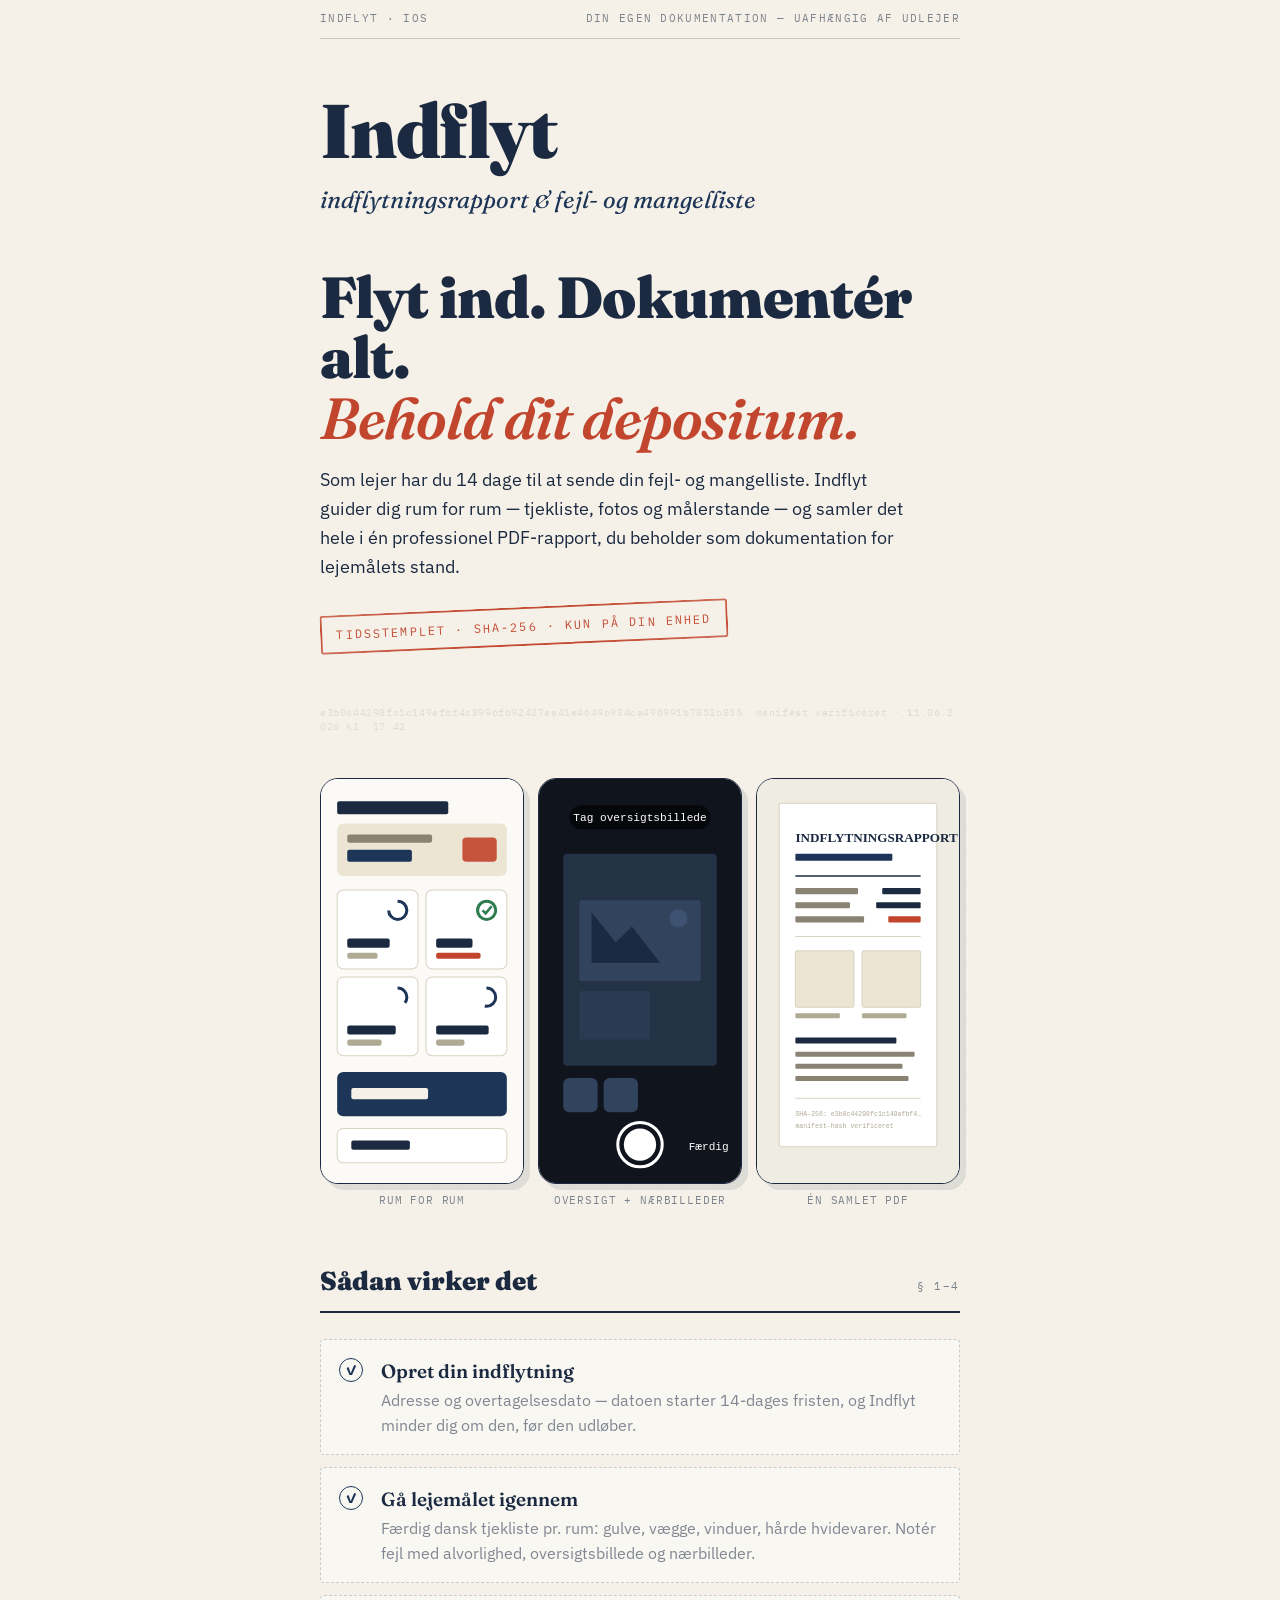
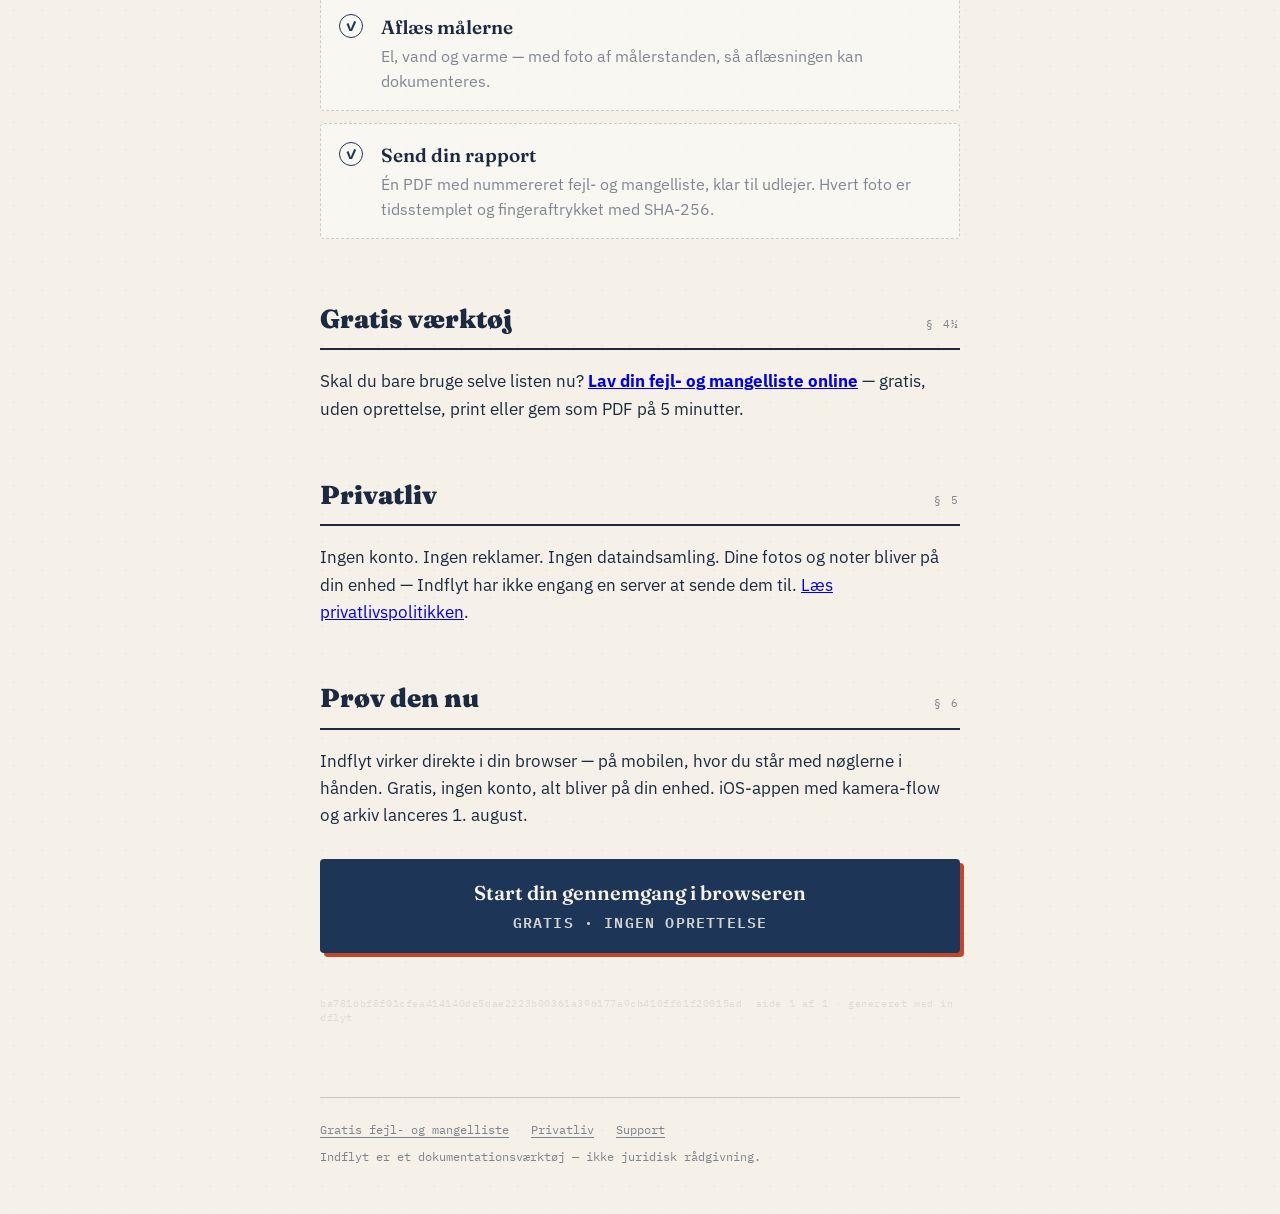
<file: index.html>
<!DOCTYPE html>
<html lang="da">
<head>
<meta charset="utf-8">
<meta name="viewport" content="width=device-width, initial-scale=1">
<title>Indflyt — indflytningsrapport &amp; fejl- og mangelliste</title>
<meta name="description" content="Dokumentér dit nye lejemål på 30 minutter. Tjekliste, fotos og målerstande samlet i én PDF-rapport — din egen dokumentation, uafhængig af udlejer.">
<link rel="preconnect" href="https://fonts.googleapis.com">
<link rel="preconnect" href="https://fonts.gstatic.com" crossorigin>
<link href="https://fonts.googleapis.com/css2?family=Fraunces:ital,wght@0,400;0,600;0,900;1,400;1,600&family=IBM+Plex+Mono:wght@400;500&family=IBM+Plex+Sans:wght@400;600&display=swap" rel="stylesheet">
<link rel="stylesheet" href="styles.css">
<!-- Cloudflare Web Analytics (cookieless) — paste the real token before publishing:
<script defer src="https://static.cloudflareinsights.com/beacon.min.js" data-cf-beacon='{"token": "CF_TOKEN_HER"}'></script>
-->
</head>
<body>
<div class="shell">

  <div class="filehead">
    <span>INDFLYT · iOS</span>
    <span class="right">DIN EGEN DOKUMENTATION — UAFHÆNGIG AF UDLEJER</span>
  </div>

  <header class="masthead reveal">
    <div class="brand"><a href="./">Indflyt</a></div>
    <p class="tagline">indflytningsrapport &amp; fejl- og mangelliste</p>
  </header>

  <section class="hero reveal d1">
    <h1>Flyt ind. Dokumentér alt.<br><em>Behold dit depositum.</em></h1>
    <p class="sub">Som lejer har du 14 dage til at sende din fejl- og mangelliste. Indflyt guider dig
    rum for rum — tjekliste, fotos og målerstande — og samler det hele i én professionel PDF-rapport,
    du beholder som dokumentation for lejemålets stand.</p>
    <span class="stamp">Tidsstemplet · SHA-256 · kun på din enhed</span>
  </section>

  <div class="hashline reveal d2" aria-hidden="true">e3b0c44298fc1c149afbf4c8996fb92427ae41e4649b934ca495991b7852b855&nbsp;&nbsp;manifest verificeret · 11.06.2026 kl. 17:42</div>

  <section class="reveal d2">
    <div class="phones" aria-hidden="true">
      <div>
        <div class="phone">
          <svg viewBox="0 0 200 400" xmlns="http://www.w3.org/2000/svg" role="img">
            <rect width="200" height="400" fill="#fbfaf6"/>
            <rect x="16" y="22" width="110" height="13" rx="2" fill="#1b2a41"/>
            <rect x="16" y="44" width="168" height="52" rx="6" fill="#ece5d3"/>
            <rect x="26" y="55" width="84" height="8" rx="2" fill="#8a8273"/>
            <rect x="26" y="70" width="64" height="12" rx="2" fill="#1d3557"/>
            <rect x="140" y="58" width="34" height="24" rx="4" fill="#c2452d" opacity="0.9"/>
            <g>
              <rect x="16" y="110" width="80" height="78" rx="6" fill="#fff" stroke="#d8d2c2"/>
              <circle cx="76" cy="130" r="9" fill="none" stroke="#1d3557" stroke-width="3" stroke-dasharray="42 14" transform="rotate(-90 76 130)"/>
              <rect x="26" y="158" width="42" height="9" rx="2" fill="#1b2a41"/>
              <rect x="26" y="172" width="30" height="6" rx="2" fill="#b0a994"/>
              <rect x="104" y="110" width="80" height="78" rx="6" fill="#fff" stroke="#d8d2c2"/>
              <circle cx="164" cy="130" r="9" fill="none" stroke="#2e7d4f" stroke-width="3"/>
              <path d="M160 130 l3 3 l6 -7" stroke="#2e7d4f" stroke-width="2.5" fill="none"/>
              <rect x="114" y="158" width="36" height="9" rx="2" fill="#1b2a41"/>
              <rect x="114" y="172" width="44" height="6" rx="2" fill="#c2452d"/>
              <rect x="16" y="196" width="80" height="78" rx="6" fill="#fff" stroke="#d8d2c2"/>
              <circle cx="76" cy="216" r="9" fill="none" stroke="#1d3557" stroke-width="3" stroke-dasharray="20 36" transform="rotate(-90 76 216)"/>
              <rect x="26" y="244" width="48" height="9" rx="2" fill="#1b2a41"/>
              <rect x="26" y="258" width="34" height="6" rx="2" fill="#b0a994"/>
              <rect x="104" y="196" width="80" height="78" rx="6" fill="#fff" stroke="#d8d2c2"/>
              <circle cx="164" cy="216" r="9" fill="none" stroke="#1d3557" stroke-width="3" stroke-dasharray="30 26" transform="rotate(-90 164 216)"/>
              <rect x="114" y="244" width="52" height="9" rx="2" fill="#1b2a41"/>
              <rect x="114" y="258" width="28" height="6" rx="2" fill="#b0a994"/>
            </g>
            <rect x="16" y="290" width="168" height="44" rx="6" fill="#1d3557"/>
            <rect x="30" y="306" width="76" height="11" rx="2" fill="#f5f1e8"/>
            <rect x="16" y="346" width="168" height="34" rx="6" fill="#fff" stroke="#d8d2c2"/>
            <rect x="30" y="358" width="58" height="9" rx="2" fill="#1b2a41"/>
          </svg>
        </div>
        <p class="phone-caption">RUM FOR RUM</p>
      </div>
      <div>
        <div class="phone">
          <svg viewBox="0 0 200 400" xmlns="http://www.w3.org/2000/svg" role="img">
            <rect width="200" height="400" fill="#10141c"/>
            <rect x="30" y="26" width="140" height="24" rx="12" fill="#000" opacity="0.65"/>
            <text x="100" y="42" font-family="monospace" font-size="11" fill="#fff" text-anchor="middle">Tag oversigtsbillede</text>
            <rect x="24" y="74" width="152" height="210" rx="4" fill="#243246"/>
            <rect x="40" y="120" width="120" height="80" rx="2" fill="#31435d"/>
            <rect x="40" y="210" width="70" height="48" rx="2" fill="#2b3a51"/>
            <path d="M52 132 l24 30 l16 -16 l28 36 H52 Z" fill="#1b2a41"/>
            <circle cx="138" cy="138" r="9" fill="#3e5371"/>
            <g>
              <rect x="24" y="296" width="34" height="34" rx="6" fill="#31435d"/>
              <rect x="64" y="296" width="34" height="34" rx="6" fill="#31435d"/>
            </g>
            <circle cx="100" cy="362" r="22" fill="none" stroke="#fff" stroke-width="3"/>
            <circle cx="100" cy="362" r="16" fill="#fff"/>
            <text x="168" y="367" font-family="monospace" font-size="11" fill="#fff" text-anchor="middle">Færdig</text>
          </svg>
        </div>
        <p class="phone-caption">OVERSIGT + NÆRBILLEDER</p>
      </div>
      <div>
        <div class="phone">
          <svg viewBox="0 0 200 400" xmlns="http://www.w3.org/2000/svg" role="img">
            <rect width="200" height="400" fill="#efece3"/>
            <rect x="22" y="24" width="156" height="340" rx="2" fill="#fff" stroke="#d8d2c2"/>
            <text x="38" y="62" font-family="serif" font-weight="bold" font-size="13" fill="#1b2a41">INDFLYTNINGSRAPPORT</text>
            <rect x="38" y="74" width="96" height="7" rx="1" fill="#1d3557"/>
            <line x1="38" y1="96" x2="162" y2="96" stroke="#1b2a41" stroke-width="1.5"/>
            <g fill="#8a8273">
              <rect x="38" y="108" width="62" height="6" rx="1"/>
              <rect x="124" y="108" width="38" height="6" rx="1" fill="#1b2a41"/>
              <rect x="38" y="122" width="54" height="6" rx="1"/>
              <rect x="118" y="122" width="44" height="6" rx="1" fill="#1b2a41"/>
              <rect x="38" y="136" width="68" height="6" rx="1"/>
              <rect x="130" y="136" width="32" height="6" rx="1" fill="#c2452d"/>
            </g>
            <line x1="38" y1="156" x2="162" y2="156" stroke="#d8d2c2"/>
            <rect x="38" y="170" width="58" height="56" rx="2" fill="#ece5d3" stroke="#d8d2c2"/>
            <rect x="104" y="170" width="58" height="56" rx="2" fill="#ece5d3" stroke="#d8d2c2"/>
            <rect x="38" y="232" width="44" height="5" rx="1" fill="#b0a994"/>
            <rect x="104" y="232" width="44" height="5" rx="1" fill="#b0a994"/>
            <g fill="#8a8273">
              <rect x="38" y="256" width="100" height="6" rx="1" fill="#1b2a41"/>
              <rect x="38" y="270" width="118" height="5" rx="1"/>
              <rect x="38" y="282" width="106" height="5" rx="1"/>
              <rect x="38" y="294" width="112" height="5" rx="1"/>
            </g>
            <line x1="38" y1="316" x2="162" y2="316" stroke="#d8d2c2"/>
            <text x="38" y="334" font-family="monospace" font-size="6.5" fill="#b0a994">SHA-256: e3b0c44298fc1c149afbf4…</text>
            <text x="38" y="346" font-family="monospace" font-size="6.5" fill="#b0a994">manifest-hash verificeret</text>
          </svg>
        </div>
        <p class="phone-caption">ÉN SAMLET PDF</p>
      </div>
    </div>
  </section>

  <section class="reveal d3">
    <div class="secthead"><h2>Sådan virker det</h2><span class="no">§ 1–4</span></div>
    <div class="checks">
      <div class="check"><span class="tick">✓</span><div>
        <h3>Opret din indflytning</h3>
        <p>Adresse og overtagelsesdato — datoen starter 14-dages fristen, og Indflyt minder dig om den, før den udløber.</p>
      </div></div>
      <div class="check"><span class="tick">✓</span><div>
        <h3>Gå lejemålet igennem</h3>
        <p>Færdig dansk tjekliste pr. rum: gulve, vægge, vinduer, hårde hvidevarer. Notér fejl med alvorlighed, oversigtsbillede og nærbilleder.</p>
      </div></div>
      <div class="check"><span class="tick">✓</span><div>
        <h3>Aflæs målerne</h3>
        <p>El, vand og varme — med foto af målerstanden, så aflæsningen kan dokumenteres.</p>
      </div></div>
      <div class="check"><span class="tick">✓</span><div>
        <h3>Send din rapport</h3>
        <p>Én PDF med nummereret fejl- og mangelliste, klar til udlejer. Hvert foto er tidsstemplet og fingeraftrykket med SHA-256.</p>
      </div></div>
    </div>
  </section>

  <section>
    <div class="secthead"><h2>Gratis værktøj</h2><span class="no">§ 4½</span></div>
    <p>Skal du bare bruge selve listen nu? <a href="fejl-og-mangelliste/"><strong>Lav din fejl- og
    mangelliste online</strong></a> — gratis, uden oprettelse, print eller gem som PDF på 5 minutter.</p>
  </section>

  <section>
    <div class="secthead"><h2>Privatliv</h2><span class="no">§ 5</span></div>
    <p>Ingen konto. Ingen reklamer. Ingen dataindsamling. Dine fotos og noter bliver på din enhed —
    Indflyt har ikke engang en server at sende dem til. <a href="privacy/">Læs privatlivspolitikken</a>.</p>
  </section>

  <section>
    <div class="secthead"><h2>Prøv den nu</h2><span class="no">§ 6</span></div>
    <p>Indflyt virker direkte i din browser — på mobilen, hvor du står med nøglerne i hånden.
    Gratis, ingen konto, alt bliver på din enhed. iOS-appen med kamera-flow og arkiv lanceres
    1. august.</p>
    <a class="cta" href="app/">Start din gennemgang i browseren
      <span class="price">GRATIS · INGEN OPRETTELSE</span></a>
  </section>

  <div class="hashline" aria-hidden="true">ba7816bf8f01cfea414140de5dae2223b00361a396177a9cb410ff61f20015ad&nbsp;&nbsp;side 1 af 1 · genereret med indflyt</div>

  <footer class="colophon">
    <a href="fejl-og-mangelliste/">Gratis fejl- og mangelliste</a>
    <a href="privacy/">Privatliv</a>
    <a href="support/">Support</a>
    <span>Indflyt er et dokumentationsværktøj — ikke juridisk rådgivning.</span>
  </footer>

</div>
</body>
</html>
</file>
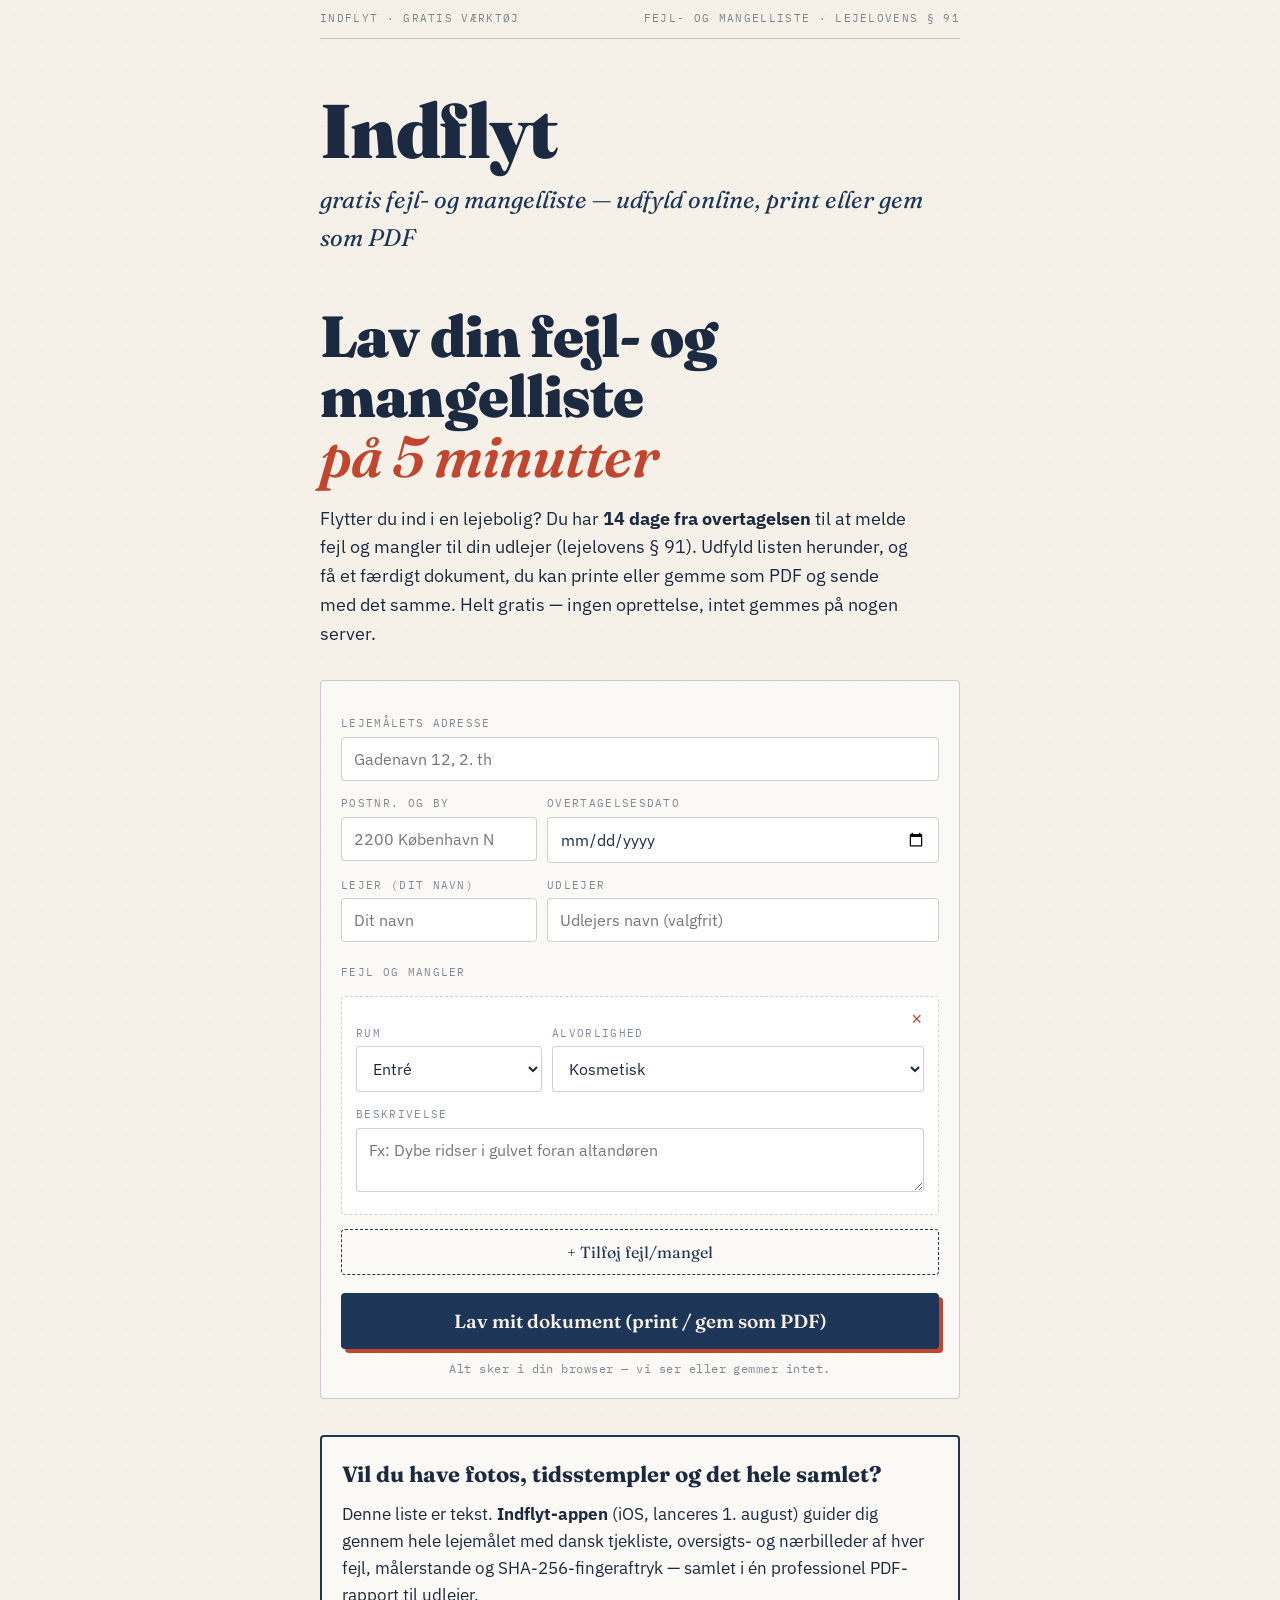
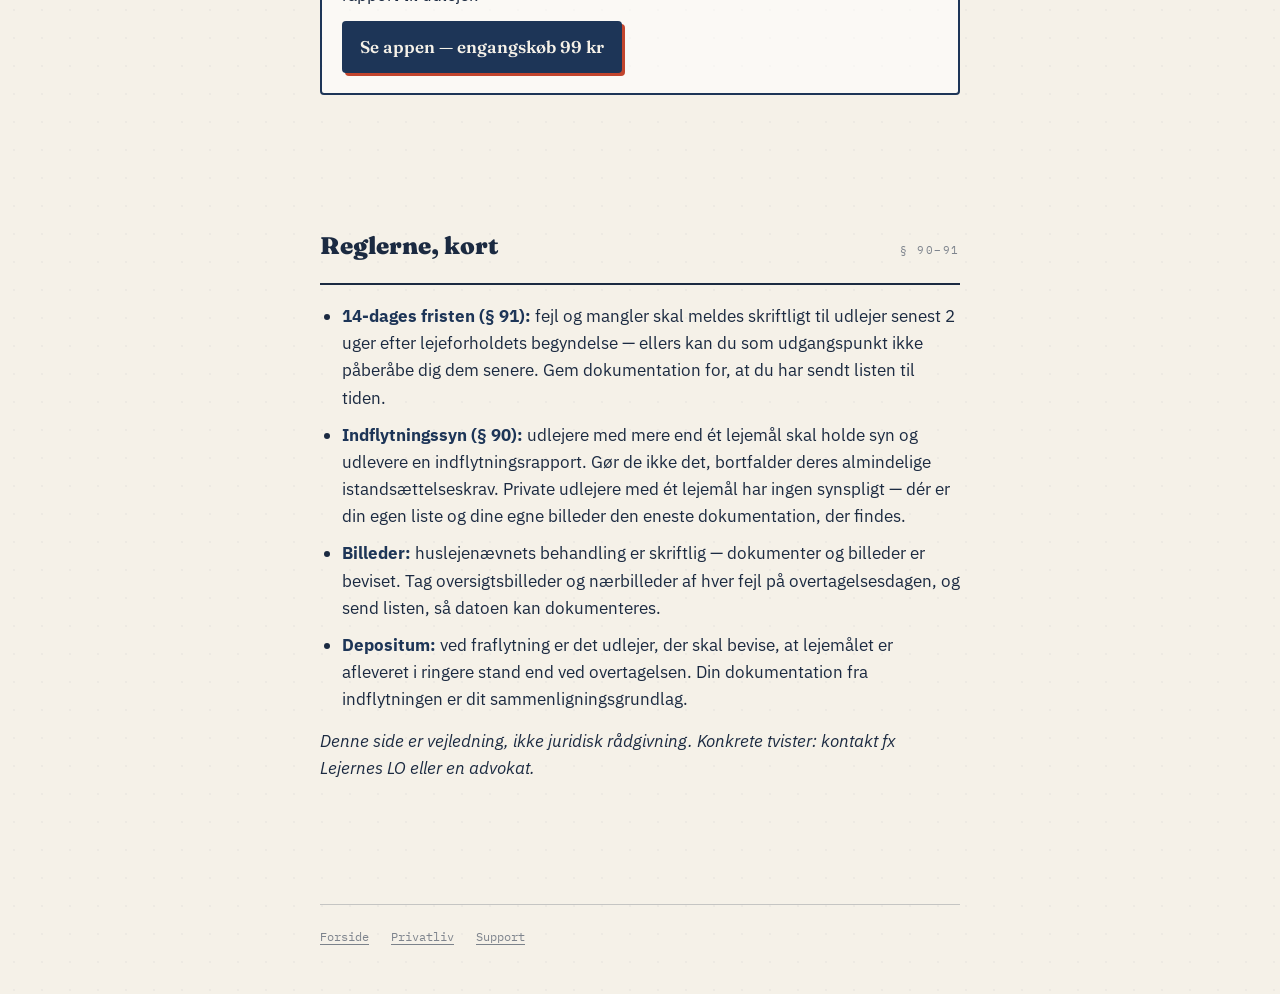
<file: fejl-og-mangelliste/index.html>
<!DOCTYPE html>
<html lang="da">
<head>
<meta charset="utf-8">
<meta name="viewport" content="width=device-width, initial-scale=1">
<title>Fejl- og mangelliste — gratis skabelon og generator (lejebolig) | Indflyt</title>
<meta name="description" content="Lav din fejl- og mangelliste online på 5 minutter — gratis. Udfyld rum for rum, få et færdigt dokument til print eller PDF, og send det til din udlejer inden 14-dages fristen.">
<link rel="canonical" href="https://oskargramnielsen.github.io/indflyt-site/fejl-og-mangelliste/">
<link rel="preconnect" href="https://fonts.googleapis.com">
<link rel="preconnect" href="https://fonts.gstatic.com" crossorigin>
<link href="https://fonts.googleapis.com/css2?family=Fraunces:ital,wght@0,400;0,600;0,900;1,400;1,600&family=IBM+Plex+Mono:wght@400;500&family=IBM+Plex+Sans:wght@400;600&display=swap" rel="stylesheet">
<link rel="stylesheet" href="../styles.css">
<style>
  /* generator form */
  .gen { border:1px solid var(--hairline); border-radius:4px; background:rgba(255,255,255,.55); padding:20px; margin:20px 0; }
  .gen label { display:block; font-family:var(--mono); font-size:11px; letter-spacing:.12em; text-transform:uppercase; color:var(--faint); margin:14px 0 4px; }
  .gen input, .gen select, .gen textarea { width:100%; padding:11px 12px; font-size:16px; font-family:var(--sans); border:1.5px solid var(--hairline); border-radius:4px; background:#fff; color:var(--ink); }
  .gen input:focus, .gen select:focus, .gen textarea:focus { outline:2px solid var(--blue); }
  .row2 { display:grid; grid-template-columns:1fr 2fr; gap:10px; }
  .defect { border:1px dashed var(--hairline); border-radius:4px; padding:14px; margin-top:14px; position:relative; background:#fff; }
  .defect .rm { position:absolute; top:8px; right:8px; background:none; border:none; color:var(--stamp); font-size:18px; cursor:pointer; padding:4px 8px; }
  .addbtn { margin-top:14px; width:100%; padding:12px; font-size:16px; font-family:var(--serif); background:none; border:1.5px dashed var(--blue); color:var(--blue); border-radius:4px; cursor:pointer; }
  .genbtn { margin-top:18px; width:100%; padding:16px; font-size:19px; font-weight:600; font-family:var(--serif); background:var(--blue); color:var(--paper); border:none; border-radius:4px; cursor:pointer; box-shadow:4px 4px 0 var(--stamp); }
  .genbtn:active { transform:translate(3px,3px); box-shadow:1px 1px 0 var(--stamp); }
  .upsell { border:2px solid var(--blue); border-radius:4px; padding:20px; margin:36px 0; background:rgba(255,255,255,.55); }
  .upsell h3 { font-family:var(--serif); font-size:22px; margin-bottom:8px; }
  .upsell a.go { display:inline-block; margin-top:12px; padding:12px 18px; background:var(--blue); color:var(--paper); border-radius:4px; text-decoration:none; font-family:var(--serif); font-weight:600; box-shadow:3px 3px 0 var(--stamp); }
  /* the printable document */
  #doc { display:none; }
  @media print {
    body > .shell { display:none; }
    #doc { display:block; font-family:Georgia,serif; color:#111; }
    #doc h1 { font-size:22pt; letter-spacing:.02em; }
    #doc .meta { margin:14pt 0; border-top:2px solid #111; border-bottom:1px solid #999; padding:8pt 0; }
    #doc .meta div { display:flex; justify-content:space-between; padding:2pt 0; font-size:11pt; }
    #doc ol { margin:10pt 0 0 18pt; }
    #doc li { margin-bottom:8pt; font-size:11pt; }
    #doc li .sev { font-style:italic; color:#555; }
    #doc .sig { margin-top:36pt; display:flex; gap:40pt; }
    #doc .sig div { flex:1; border-top:1px solid #111; padding-top:4pt; font-size:10pt; }
    #doc .foot { margin-top:28pt; font-size:8.5pt; color:#666; border-top:.5pt solid #999; padding-top:6pt; }
  }
</style>
<script type="application/ld+json">
{"@context":"https://schema.org","@type":"FAQPage","mainEntity":[
 {"@type":"Question","name":"Hvad er fristen for at sende en fejl- og mangelliste?","acceptedAnswer":{"@type":"Answer","text":"Som lejer skal du melde fejl og mangler til udlejeren senest 2 uger (14 dage) efter lejeforholdets begyndelse, jf. lejelovens § 91. Ellers kan du som udgangspunkt ikke påberåbe dig dem senere."}},
 {"@type":"Question","name":"Skal min udlejer holde indflytningssyn?","acceptedAnswer":{"@type":"Answer","text":"Kun udlejere, der udlejer mere end én beboelseslejlighed, har pligt til at holde indflytningssyn og udlevere en indflytningsrapport (lejelovens § 90). Lejer du af en privat udlejer med ét lejemål, er der typisk intet syn — og din egen dokumentation er det eneste, der findes."}},
 {"@type":"Question","name":"Hvordan dokumenterer jeg bedst lejlighedens stand?","acceptedAnswer":{"@type":"Answer","text":"Tag mange billeder i hvert rum — oversigt og nærbilleder af hver fejl — på selve overtagelsesdagen, og send din fejl- og mangelliste skriftligt til udlejer inden fristen, så afsendelsen kan dokumenteres. Huslejenævnets behandling er skriftlig, og billeder er den primære dokumentation."}}
]}
</script>
<!-- Cloudflare Web Analytics placeholder (optional):
<script defer src="https://static.cloudflareinsights.com/beacon.min.js" data-cf-beacon='{"token": "CF_TOKEN_HER"}'></script>
-->
</head>
<body>
<div class="shell">

  <div class="filehead">
    <span>INDFLYT · GRATIS VÆRKTØJ</span>
    <span class="right">FEJL- OG MANGELLISTE · LEJELOVENS § 91</span>
  </div>

  <header class="masthead reveal">
    <div class="brand"><a href="../">Indflyt</a></div>
    <p class="tagline">gratis fejl- og mangelliste — udfyld online, print eller gem som PDF</p>
  </header>

  <section class="hero reveal d1">
    <h1>Lav din fejl- og mangelliste<br><em>på 5 minutter</em></h1>
    <p class="sub">Flytter du ind i en lejebolig? Du har <strong>14 dage fra overtagelsen</strong> til at
    melde fejl og mangler til din udlejer (lejelovens § 91). Udfyld listen herunder, og få et færdigt
    dokument, du kan printe eller gemme som PDF og sende med det samme. Helt gratis — ingen oprettelse,
    intet gemmes på nogen server.</p>
  </section>

  <section class="gen reveal d2" id="form">
    <label for="f-adr">Lejemålets adresse</label>
    <input id="f-adr" placeholder="Gadenavn 12, 2. th">
    <div class="row2">
      <div><label for="f-post">Postnr. og by</label><input id="f-post" placeholder="2200 København N"></div>
      <div><label for="f-dato">Overtagelsesdato</label><input id="f-dato" type="date"></div>
    </div>
    <div class="row2">
      <div><label for="f-lejer">Lejer (dit navn)</label><input id="f-lejer" placeholder="Dit navn"></div>
      <div><label for="f-udlejer">Udlejer</label><input id="f-udlejer" placeholder="Udlejers navn (valgfrit)"></div>
    </div>

    <label style="margin-top:22px">Fejl og mangler</label>
    <div id="defects"></div>
    <button class="addbtn" type="button" onclick="addDefect()">+ Tilføj fejl/mangel</button>
    <button class="genbtn" type="button" onclick="generate()">Lav mit dokument (print / gem som PDF)</button>
    <p class="cta-note" style="margin-top:10px">Alt sker i din browser — vi ser eller gemmer intet.</p>
  </section>

  <section class="upsell reveal d3">
    <h3>Vil du have fotos, tidsstempler og det hele samlet?</h3>
    <p>Denne liste er tekst. <strong>Indflyt-appen</strong> (iOS, lanceres 1. august) guider dig gennem
    hele lejemålet med dansk tjekliste, oversigts- og nærbilleder af hver fejl, målerstande og
    SHA-256-fingeraftryk — samlet i én professionel PDF-rapport til udlejer.</p>
    <a class="go" href="https://indflyt-door.oskargram1996.workers.dev/go?v=funnel&amp;price=99">Se appen — engangskøb 99 kr</a>
  </section>

  <section class="prose">
    <div class="secthead"><h2>Reglerne, kort</h2><span class="no">§ 90–91</span></div>
    <ul>
      <li><strong>14-dages fristen (§ 91):</strong> fejl og mangler skal meldes skriftligt til udlejer
      senest 2 uger efter lejeforholdets begyndelse — ellers kan du som udgangspunkt ikke påberåbe dig
      dem senere. Gem dokumentation for, at du har sendt listen til tiden.</li>
      <li><strong>Indflytningssyn (§ 90):</strong> udlejere med mere end ét lejemål skal holde syn og
      udlevere en indflytningsrapport. Gør de ikke det, bortfalder deres almindelige istandsættelseskrav.
      Private udlejere med ét lejemål har ingen synspligt — dér er din egen liste og dine egne billeder
      den eneste dokumentation, der findes.</li>
      <li><strong>Billeder:</strong> huslejenævnets behandling er skriftlig — dokumenter og billeder er
      beviset. Tag oversigtsbilleder og nærbilleder af hver fejl på overtagelsesdagen, og send listen,
      så datoen kan dokumenteres.</li>
      <li><strong>Depositum:</strong> ved fraflytning er det udlejer, der skal bevise, at lejemålet er
      afleveret i ringere stand end ved overtagelsen. Din dokumentation fra indflytningen er dit
      sammenligningsgrundlag.</li>
    </ul>
    <p style="margin-top:14px"><em>Denne side er vejledning, ikke juridisk rådgivning. Konkrete tvister:
    kontakt fx Lejernes LO eller en advokat.</em></p>
  </section>

  <footer class="colophon">
    <a href="../">Forside</a>
    <a href="../privacy/">Privatliv</a>
    <a href="../support/">Support</a>
  </footer>

</div>

<!-- printable document -->
<div id="doc"></div>

<script>
const ROOMS = ["Entré","Stue","Værelse","Køkken","Badeværelse","Andet"];
const SEVS = ["Kosmetisk","Funktionel","Alvorlig"];

function addDefect(room, txt, sev) {
  const wrap = document.createElement("div");
  wrap.className = "defect";
  wrap.innerHTML =
    '<button class="rm" type="button" title="Fjern" onclick="this.parentNode.remove();save()">×</button>' +
    '<div class="row2"><div><label>Rum</label><select class="d-room">' +
    ROOMS.map(r => `<option${r===room?" selected":""}>${r}</option>`).join("") +
    '</select></div><div><label>Alvorlighed</label><select class="d-sev">' +
    SEVS.map(s => `<option${s===sev?" selected":""}>${s}</option>`).join("") +
    "</select></div></div>" +
    '<label>Beskrivelse</label><textarea class="d-txt" rows="2" placeholder="Fx: Dybe ridser i gulvet foran altandøren">' + (txt||"") + "</textarea>";
  document.getElementById("defects").appendChild(wrap);
}

function collect() {
  return {
    adr: document.getElementById("f-adr").value.trim(),
    post: document.getElementById("f-post").value.trim(),
    dato: document.getElementById("f-dato").value,
    lejer: document.getElementById("f-lejer").value.trim(),
    udlejer: document.getElementById("f-udlejer").value.trim(),
    defects: [...document.querySelectorAll(".defect")].map(d => ({
      room: d.querySelector(".d-room").value,
      sev: d.querySelector(".d-sev").value,
      txt: d.querySelector(".d-txt").value.trim(),
    })).filter(d => d.txt),
  };
}

function save() { try { localStorage.setItem("fml", JSON.stringify(collect())); } catch(e){} }
document.addEventListener("input", save);

function esc(s){ const d=document.createElement("div"); d.textContent=s; return d.innerHTML; }
function fmtDate(iso){ if(!iso) return "—"; const [y,m,d]=iso.split("-"); return `${+d}. ${["januar","februar","marts","april","maj","juni","juli","august","september","oktober","november","december"][+m-1]} ${y}`; }

function generate() {
  const c = collect();
  const today = new Date();
  const todayStr = fmtDate(today.toISOString().slice(0,10));
  let deadline = "";
  if (c.dato) {
    const dl = new Date(c.dato); dl.setDate(dl.getDate() + 14);
    deadline = fmtDate(dl.toISOString().slice(0,10));
  }
  const items = c.defects.length
    ? "<ol>" + c.defects.map(d => `<li><strong>${esc(d.room)}:</strong> ${esc(d.txt)} <span class="sev">(${esc(d.sev.toLowerCase())})</span></li>`).join("") + "</ol>"
    : "<p>Der er ikke konstateret fejl eller mangler ved overtagelsen.</p>";

  document.getElementById("doc").innerHTML =
    `<h1>FEJL- OG MANGELLISTE</h1>
     <p>jf. lejelovens § 91 — fremsendes til udlejer senest 2 uger efter lejeforholdets begyndelse${deadline ? " (frist: " + deadline + ")" : ""}.</p>
     <div class="meta">
       <div><span>Lejemål</span><strong>${esc(c.adr)}${c.post ? ", " + esc(c.post) : ""}</strong></div>
       <div><span>Overtagelsesdato</span><strong>${fmtDate(c.dato)}</strong></div>
       ${c.lejer ? `<div><span>Lejer</span><strong>${esc(c.lejer)}</strong></div>` : ""}
       ${c.udlejer ? `<div><span>Udlejer</span><strong>${esc(c.udlejer)}</strong></div>` : ""}
       <div><span>Dato for denne liste</span><strong>${todayStr}</strong></div>
     </div>
     <p>Følgende fejl og mangler er konstateret ved overtagelsen af lejemålet. Listen fremsendes som
     dokumentation af lejemålets stand ved indflytning og er ikke udtryk for krav om udbedring,
     medmindre andet er angivet.</p>
     ${items}
     <div class="sig"><div>Dato og lejers underskrift</div><div>Modtaget af udlejer (dato)</div></div>
     <div class="foot">Udarbejdet med det gratis værktøj på indflyt — send listen til din udlejer i dag,
     og gem en kopi til dig selv. Fotodokumentation med tidsstempler: Indflyt-appen (App Store, august 2026).</div>`;
  window.print();
}

// restore previous session
try {
  const s = JSON.parse(localStorage.getItem("fml") || "null");
  if (s) {
    document.getElementById("f-adr").value = s.adr || "";
    document.getElementById("f-post").value = s.post || "";
    document.getElementById("f-dato").value = s.dato || "";
    document.getElementById("f-lejer").value = s.lejer || "";
    document.getElementById("f-udlejer").value = s.udlejer || "";
    (s.defects || []).forEach(d => addDefect(d.room, d.txt, d.sev));
  }
} catch(e){}
if (!document.querySelector(".defect")) addDefect();

// channel measurement: page views under the dedicated "funnel" variant
fetch("https://indflyt-door.oskargram1996.workers.dev/hit?v=funnel", {mode:"no-cors"});
</script>
</body>
</html>
</file>
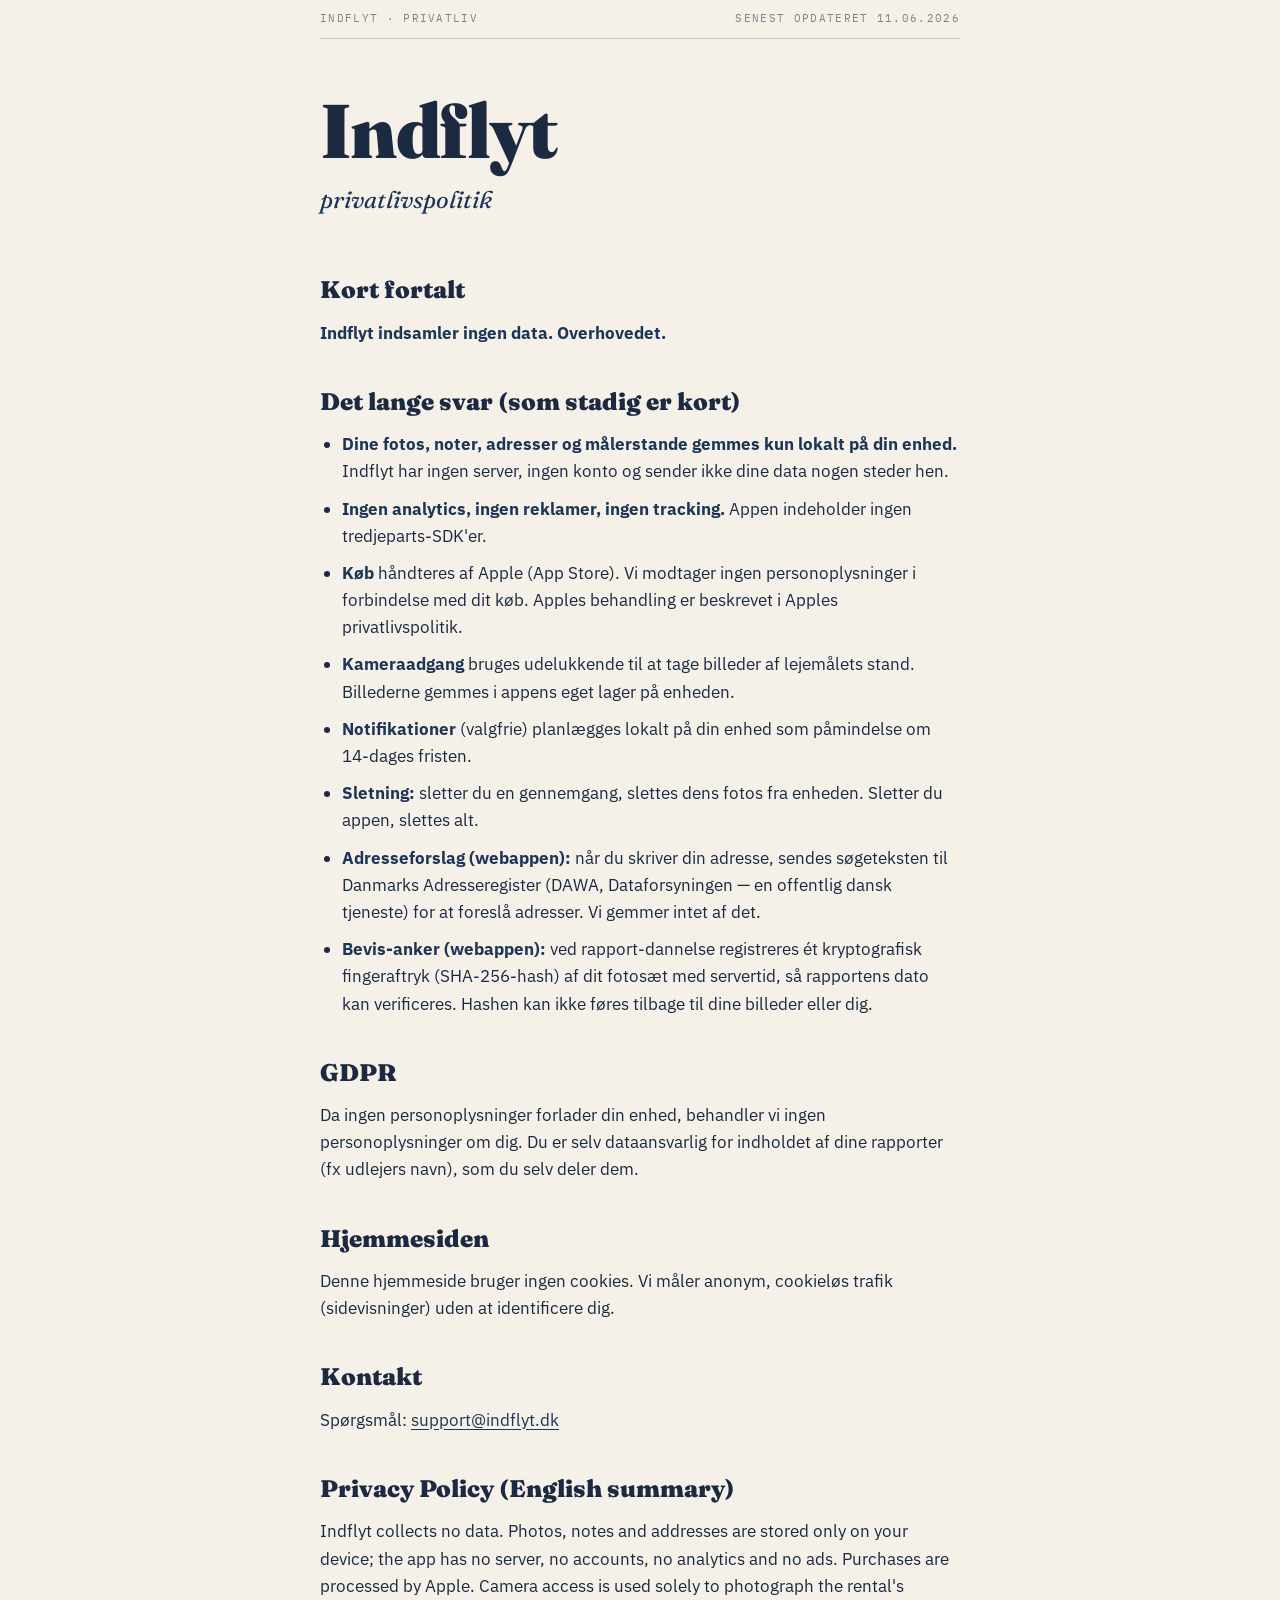
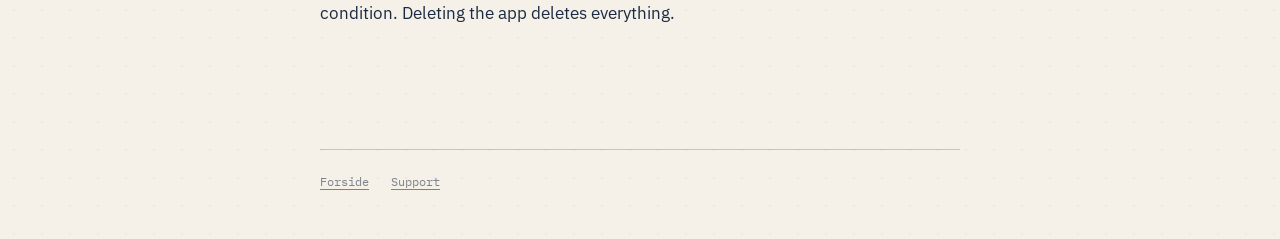
<file: privacy/index.html>
<!DOCTYPE html>
<html lang="da">
<head>
<meta charset="utf-8">
<meta name="viewport" content="width=device-width, initial-scale=1">
<title>Privatlivspolitik — Indflyt</title>
<meta name="robots" content="index,follow">
<link rel="preconnect" href="https://fonts.googleapis.com">
<link rel="preconnect" href="https://fonts.gstatic.com" crossorigin>
<link href="https://fonts.googleapis.com/css2?family=Fraunces:ital,wght@0,400;0,600;0,900;1,400&family=IBM+Plex+Mono:wght@400;500&family=IBM+Plex+Sans:wght@400;600&display=swap" rel="stylesheet">
<link rel="stylesheet" href="../styles.css">
</head>
<body>
<div class="shell">

  <div class="filehead">
    <span>INDFLYT · PRIVATLIV</span>
    <span class="right">SENEST OPDATERET 11.06.2026</span>
  </div>

  <header class="masthead reveal">
    <div class="brand"><a href="../">Indflyt</a></div>
    <p class="tagline">privatlivspolitik</p>
  </header>

  <article class="prose reveal d1">
    <h2>Kort fortalt</h2>
    <p><strong>Indflyt indsamler ingen data. Overhovedet.</strong></p>

    <h2>Det lange svar (som stadig er kort)</h2>
    <ul>
      <li><strong>Dine fotos, noter, adresser og målerstande gemmes kun lokalt på din enhed.</strong>
      Indflyt har ingen server, ingen konto og sender ikke dine data nogen steder hen.</li>
      <li><strong>Ingen analytics, ingen reklamer, ingen tracking.</strong> Appen indeholder ingen
      tredjeparts-SDK'er.</li>
      <li><strong>Køb</strong> håndteres af Apple (App Store). Vi modtager ingen personoplysninger i
      forbindelse med dit køb. Apples behandling er beskrevet i Apples privatlivspolitik.</li>
      <li><strong>Kameraadgang</strong> bruges udelukkende til at tage billeder af lejemålets stand.
      Billederne gemmes i appens eget lager på enheden.</li>
      <li><strong>Notifikationer</strong> (valgfrie) planlægges lokalt på din enhed som påmindelse om
      14-dages fristen.</li>
      <li><strong>Sletning:</strong> sletter du en gennemgang, slettes dens fotos fra enheden.
      Sletter du appen, slettes alt.</li>
      <li><strong>Adresseforslag (webappen):</strong> når du skriver din adresse, sendes søgeteksten
      til Danmarks Adresseregister (DAWA, Dataforsyningen — en offentlig dansk tjeneste) for at
      foreslå adresser. Vi gemmer intet af det.</li>
      <li><strong>Bevis-anker (webappen):</strong> ved rapport-dannelse registreres ét kryptografisk
      fingeraftryk (SHA-256-hash) af dit fotosæt med servertid, så rapportens dato kan verificeres.
      Hashen kan ikke føres tilbage til dine billeder eller dig.</li>
    </ul>

    <h2>GDPR</h2>
    <p>Da ingen personoplysninger forlader din enhed, behandler vi ingen personoplysninger om dig.
    Du er selv dataansvarlig for indholdet af dine rapporter (fx udlejers navn), som du selv deler dem.</p>

    <h2>Hjemmesiden</h2>
    <p>Denne hjemmeside bruger ingen cookies. Vi måler anonym, cookieløs trafik (sidevisninger) uden
    at identificere dig.</p>

    <h2>Kontakt</h2>
    <p>Spørgsmål: <a href="mailto:support@indflyt.dk">support@indflyt.dk</a></p>

    <h2>Privacy Policy (English summary)</h2>
    <p>Indflyt collects no data. Photos, notes and addresses are stored only on your device; the app
    has no server, no accounts, no analytics and no ads. Purchases are processed by Apple. Camera
    access is used solely to photograph the rental's condition. Deleting the app deletes everything.</p>
  </article>

  <footer class="colophon">
    <a href="../">Forside</a>
    <a href="../support/">Support</a>
  </footer>

</div>
</body>
</html>
</file>
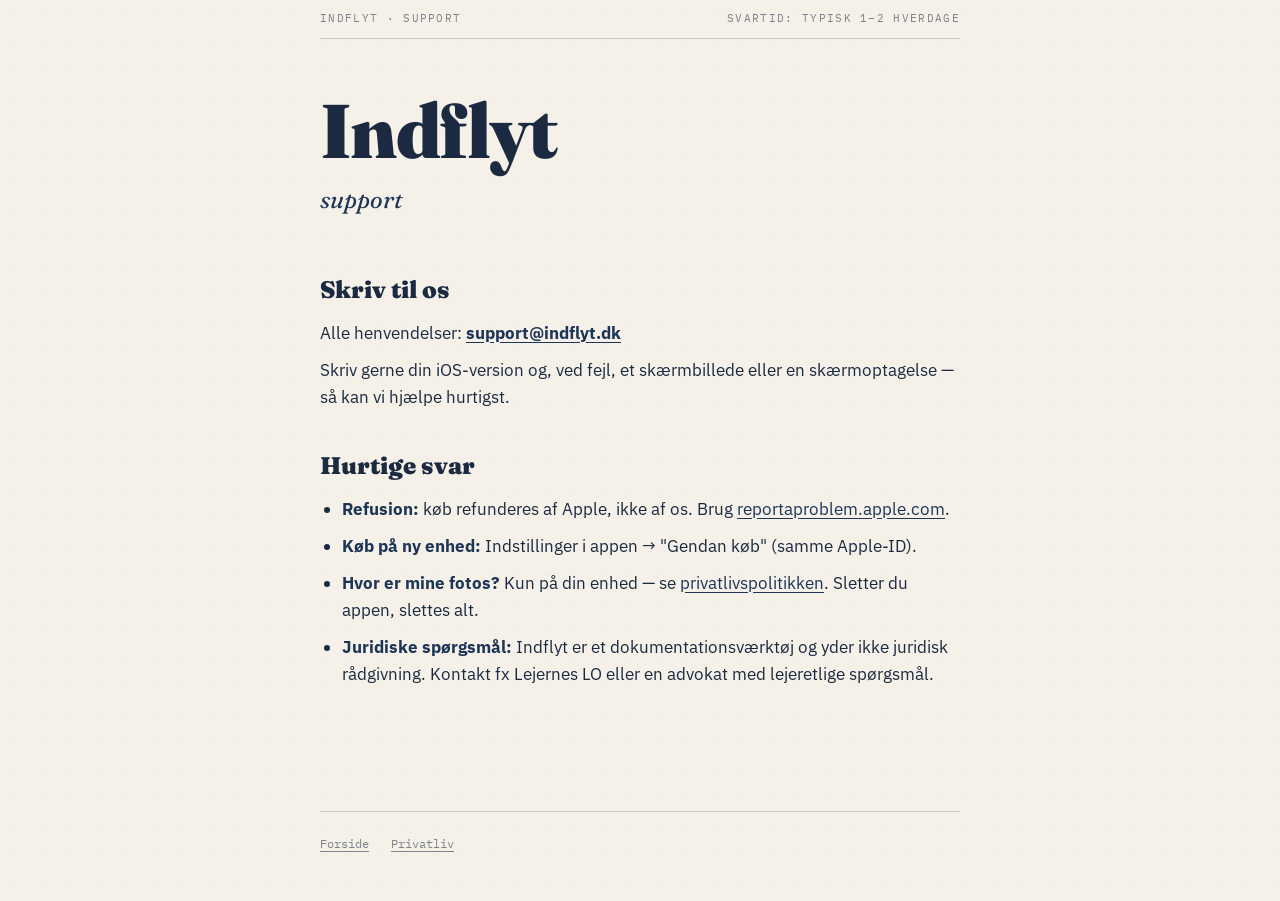
<file: support/index.html>
<!DOCTYPE html>
<html lang="da">
<head>
<meta charset="utf-8">
<meta name="viewport" content="width=device-width, initial-scale=1">
<title>Support — Indflyt</title>
<link rel="preconnect" href="https://fonts.googleapis.com">
<link rel="preconnect" href="https://fonts.gstatic.com" crossorigin>
<link href="https://fonts.googleapis.com/css2?family=Fraunces:ital,wght@0,400;0,600;0,900;1,400&family=IBM+Plex+Mono:wght@400;500&family=IBM+Plex+Sans:wght@400;600&display=swap" rel="stylesheet">
<link rel="stylesheet" href="../styles.css">
</head>
<body>
<div class="shell">

  <div class="filehead">
    <span>INDFLYT · SUPPORT</span>
    <span class="right">SVARTID: TYPISK 1–2 HVERDAGE</span>
  </div>

  <header class="masthead reveal">
    <div class="brand"><a href="../">Indflyt</a></div>
    <p class="tagline">support</p>
  </header>

  <article class="prose reveal d1">
    <h2>Skriv til os</h2>
    <p>Alle henvendelser: <a href="mailto:support@indflyt.dk"><strong>support@indflyt.dk</strong></a></p>
    <p>Skriv gerne din iOS-version og, ved fejl, et skærmbillede eller en skærmoptagelse — så kan vi
    hjælpe hurtigst.</p>

    <h2>Hurtige svar</h2>
    <ul>
      <li><strong>Refusion:</strong> køb refunderes af Apple, ikke af os. Brug
      <a href="https://reportaproblem.apple.com" rel="noopener">reportaproblem.apple.com</a>.</li>
      <li><strong>Køb på ny enhed:</strong> Indstillinger i appen → "Gendan køb" (samme Apple-ID).</li>
      <li><strong>Hvor er mine fotos?</strong> Kun på din enhed — se
      <a href="../privacy/">privatlivspolitikken</a>. Sletter du appen, slettes alt.</li>
      <li><strong>Juridiske spørgsmål:</strong> Indflyt er et dokumentationsværktøj og yder ikke
      juridisk rådgivning. Kontakt fx Lejernes LO eller en advokat med lejeretlige spørgsmål.</li>
    </ul>
  </article>

  <footer class="colophon">
    <a href="../">Forside</a>
    <a href="../privacy/">Privatliv</a>
  </footer>

</div>
</body>
</html>
</file>
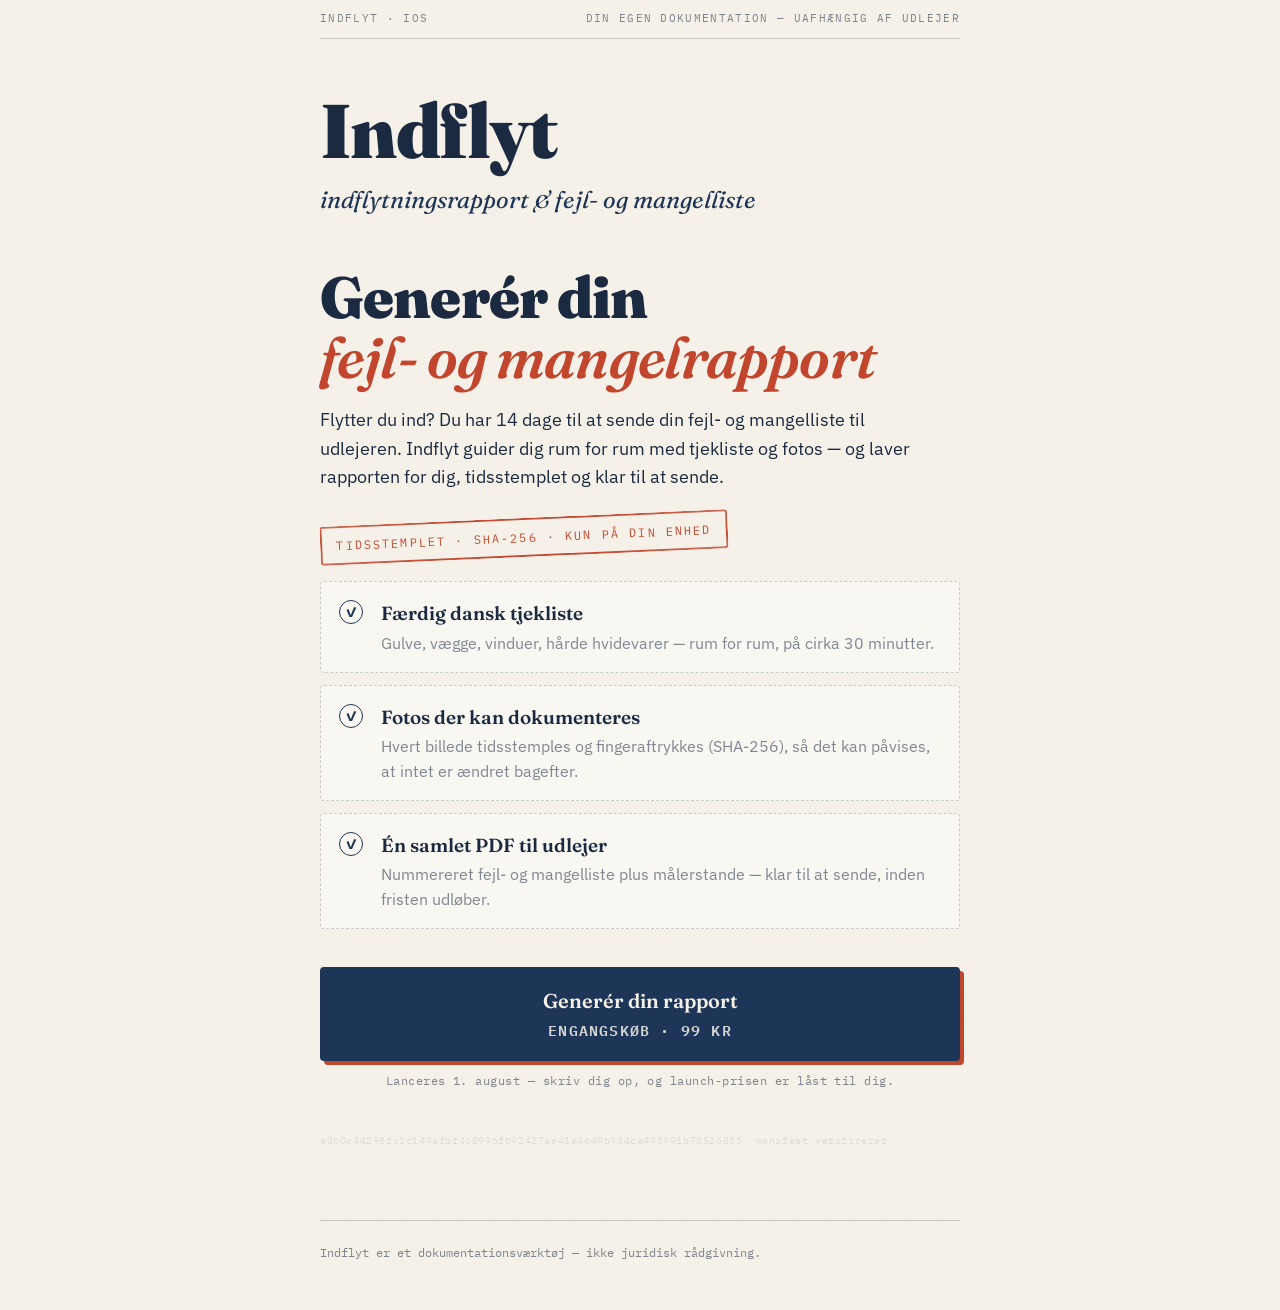
<file: t/a/index.html>
<!DOCTYPE html>
<html lang="da">
<head>
<meta charset="utf-8">
<meta name="viewport" content="width=device-width, initial-scale=1">
<title>Indflyt — generér din fejl- og mangelrapport</title>
<meta name="robots" content="noindex">
<link rel="preconnect" href="https://fonts.googleapis.com">
<link rel="preconnect" href="https://fonts.gstatic.com" crossorigin>
<link href="https://fonts.googleapis.com/css2?family=Fraunces:ital,wght@0,400;0,600;0,900;1,400;1,600&family=IBM+Plex+Mono:wght@400;500&family=IBM+Plex+Sans:wght@400;600&display=swap" rel="stylesheet">
<link rel="stylesheet" href="../../styles.css">
<!-- Cloudflare Web Analytics (cookieless) — paste the real token before sharing the link:
<script defer src="https://static.cloudflareinsights.com/beacon.min.js" data-cf-beacon='{"token": "CF_TOKEN_HER"}'></script>
-->
</head>
<body>
<div class="shell">

  <div class="filehead">
    <span>INDFLYT · iOS</span>
    <span class="right">DIN EGEN DOKUMENTATION — UAFHÆNGIG AF UDLEJER</span>
  </div>

  <header class="masthead reveal">
    <div class="brand">Indflyt</div>
    <p class="tagline">indflytningsrapport &amp; fejl- og mangelliste</p>
  </header>

  <section class="hero reveal d1">
    <h1>Generér din<br><em>fejl- og mangelrapport</em></h1>
    <p class="sub">Flytter du ind? Du har 14 dage til at sende din fejl- og mangelliste til udlejeren.
    Indflyt guider dig rum for rum med tjekliste og fotos — og laver rapporten for dig, tidsstemplet
    og klar til at sende.</p>
    <span class="stamp">Tidsstemplet · SHA-256 · kun på din enhed</span>
  </section>

  <section class="reveal d2">
    <div class="checks">
      <div class="check"><span class="tick">✓</span><div>
        <h3>Færdig dansk tjekliste</h3>
        <p>Gulve, vægge, vinduer, hårde hvidevarer — rum for rum, på cirka 30 minutter.</p>
      </div></div>
      <div class="check"><span class="tick">✓</span><div>
        <h3>Fotos der kan dokumenteres</h3>
        <p>Hvert billede tidsstemples og fingeraftrykkes (SHA-256), så det kan påvises, at intet er ændret bagefter.</p>
      </div></div>
      <div class="check"><span class="tick">✓</span><div>
        <h3>Én samlet PDF til udlejer</h3>
        <p>Nummereret fejl- og mangelliste plus målerstande — klar til at sende, inden fristen udløber.</p>
      </div></div>
    </div>

    <!-- THE measured event (test I-A2): click on this button = pay-click.
         Measured by the indflyt-door worker (door-worker/), no Tally needed. -->
    <a class="cta" href="https://indflyt-door.oskargram1996.workers.dev/go?v=a&amp;price=99" id="paycta">Generér din rapport
      <span class="price">ENGANGSKØB · 99 KR</span></a>
    <p class="cta-note">Lanceres 1. august — skriv dig op, og launch-prisen er låst til dig.</p>
  </section>

  <div class="hashline" aria-hidden="true">e3b0c44298fc1c149afbf4c8996fb92427ae41e4649b934ca495991b7852b855&nbsp;&nbsp;manifest verificeret</div>

  <footer class="colophon">
    <span>Indflyt er et dokumentationsværktøj — ikke juridisk rådgivning.</span>
  </footer>

</div>
<script>fetch('https://indflyt-door.oskargram1996.workers.dev/hit?v=a',{mode:'no-cors'});</script>
</body>
</html>
</file>
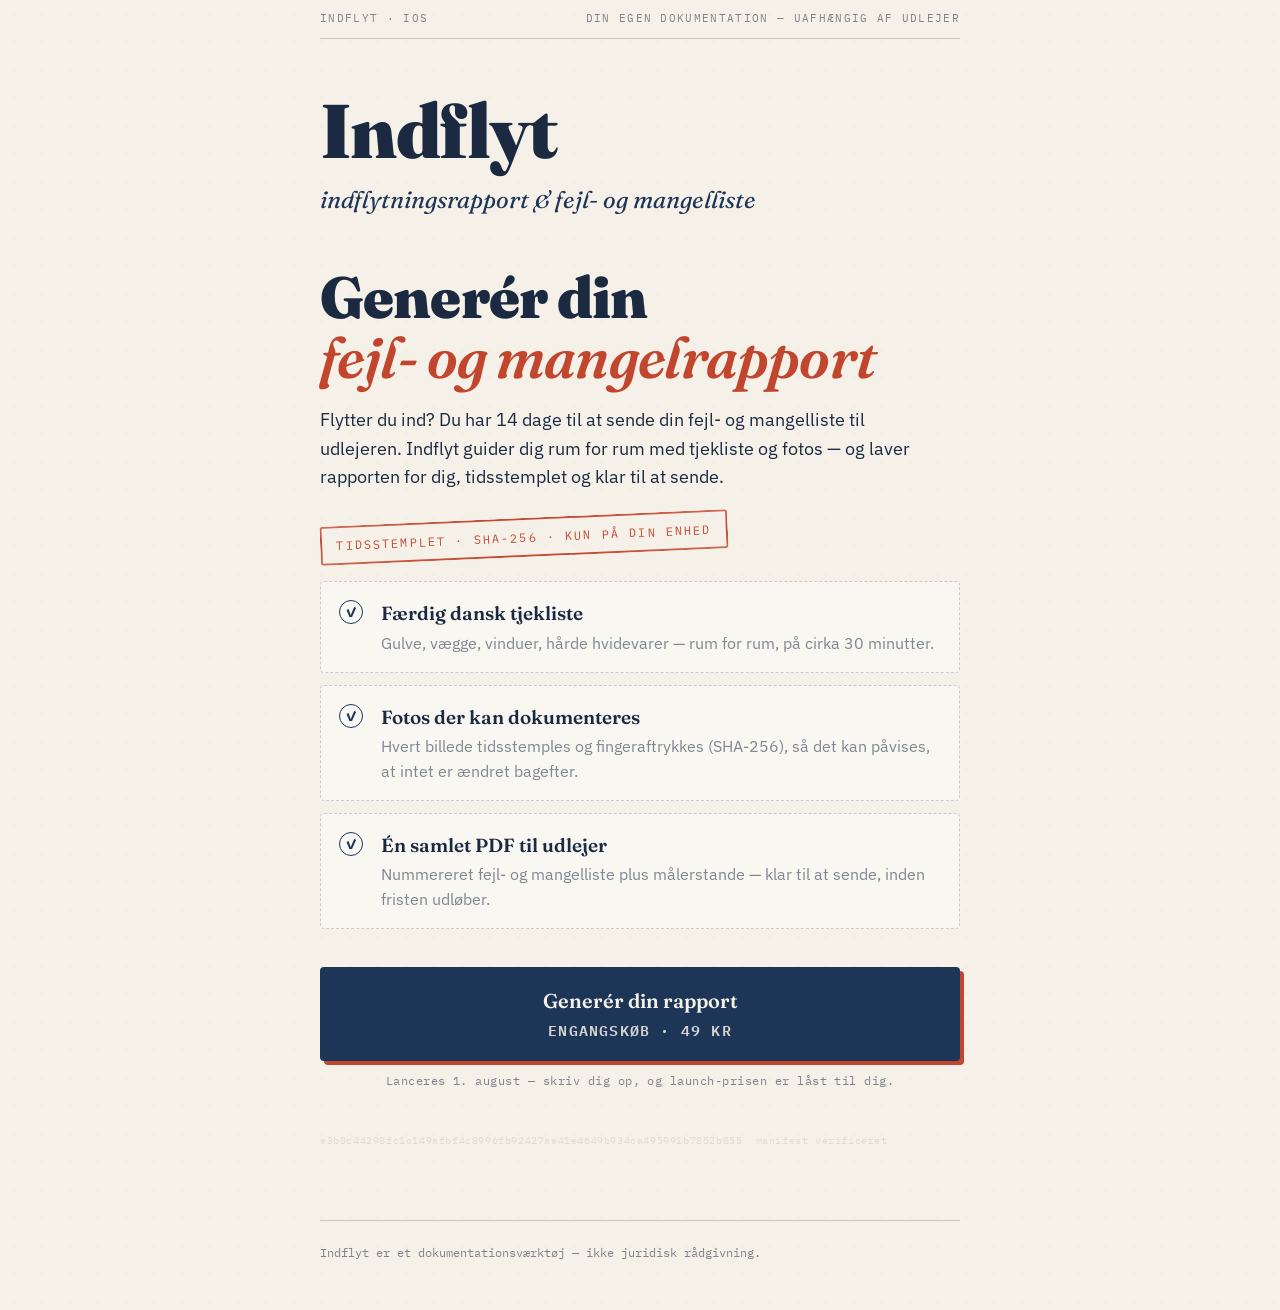
<file: t/b/index.html>
<!DOCTYPE html>
<html lang="da">
<head>
<meta charset="utf-8">
<meta name="viewport" content="width=device-width, initial-scale=1">
<title>Indflyt — generér din fejl- og mangelrapport</title>
<meta name="robots" content="noindex">
<link rel="preconnect" href="https://fonts.googleapis.com">
<link rel="preconnect" href="https://fonts.gstatic.com" crossorigin>
<link href="https://fonts.googleapis.com/css2?family=Fraunces:ital,wght@0,400;0,600;0,900;1,400;1,600&family=IBM+Plex+Mono:wght@400;500&family=IBM+Plex+Sans:wght@400;600&display=swap" rel="stylesheet">
<link rel="stylesheet" href="../../styles.css">
<!-- Cloudflare Web Analytics (cookieless) — paste the real token before sharing the link:
<script defer src="https://static.cloudflareinsights.com/beacon.min.js" data-cf-beacon='{"token": "CF_TOKEN_HER"}'></script>
-->
</head>
<body>
<div class="shell">

  <div class="filehead">
    <span>INDFLYT · iOS</span>
    <span class="right">DIN EGEN DOKUMENTATION — UAFHÆNGIG AF UDLEJER</span>
  </div>

  <header class="masthead reveal">
    <div class="brand">Indflyt</div>
    <p class="tagline">indflytningsrapport &amp; fejl- og mangelliste</p>
  </header>

  <section class="hero reveal d1">
    <h1>Generér din<br><em>fejl- og mangelrapport</em></h1>
    <p class="sub">Flytter du ind? Du har 14 dage til at sende din fejl- og mangelliste til udlejeren.
    Indflyt guider dig rum for rum med tjekliste og fotos — og laver rapporten for dig, tidsstemplet
    og klar til at sende.</p>
    <span class="stamp">Tidsstemplet · SHA-256 · kun på din enhed</span>
  </section>

  <section class="reveal d2">
    <div class="checks">
      <div class="check"><span class="tick">✓</span><div>
        <h3>Færdig dansk tjekliste</h3>
        <p>Gulve, vægge, vinduer, hårde hvidevarer — rum for rum, på cirka 30 minutter.</p>
      </div></div>
      <div class="check"><span class="tick">✓</span><div>
        <h3>Fotos der kan dokumenteres</h3>
        <p>Hvert billede tidsstemples og fingeraftrykkes (SHA-256), så det kan påvises, at intet er ændret bagefter.</p>
      </div></div>
      <div class="check"><span class="tick">✓</span><div>
        <h3>Én samlet PDF til udlejer</h3>
        <p>Nummereret fejl- og mangelliste plus målerstande — klar til at sende, inden fristen udløber.</p>
      </div></div>
    </div>

    <!-- THE measured event (test I-A2): click on this button = pay-click.
         Measured by the indflyt-door worker (door-worker/), no Tally needed. -->
    <a class="cta" href="https://indflyt-door.oskargram1996.workers.dev/go?v=b&price=49" id="paycta">Generér din rapport
      <span class="price">ENGANGSKØB · 49 KR</span></a>
    <p class="cta-note">Lanceres 1. august — skriv dig op, og launch-prisen er låst til dig.</p>
  </section>

  <div class="hashline" aria-hidden="true">e3b0c44298fc1c149afbf4c8996fb92427ae41e4649b934ca495991b7852b855&nbsp;&nbsp;manifest verificeret</div>

  <footer class="colophon">
    <span>Indflyt er et dokumentationsværktøj — ikke juridisk rådgivning.</span>
  </footer>

</div>
<script>fetch('https://indflyt-door.oskargram1996.workers.dev/hit?v=b',{mode:'no-cors'});</script>
</body>
</html>
</file>
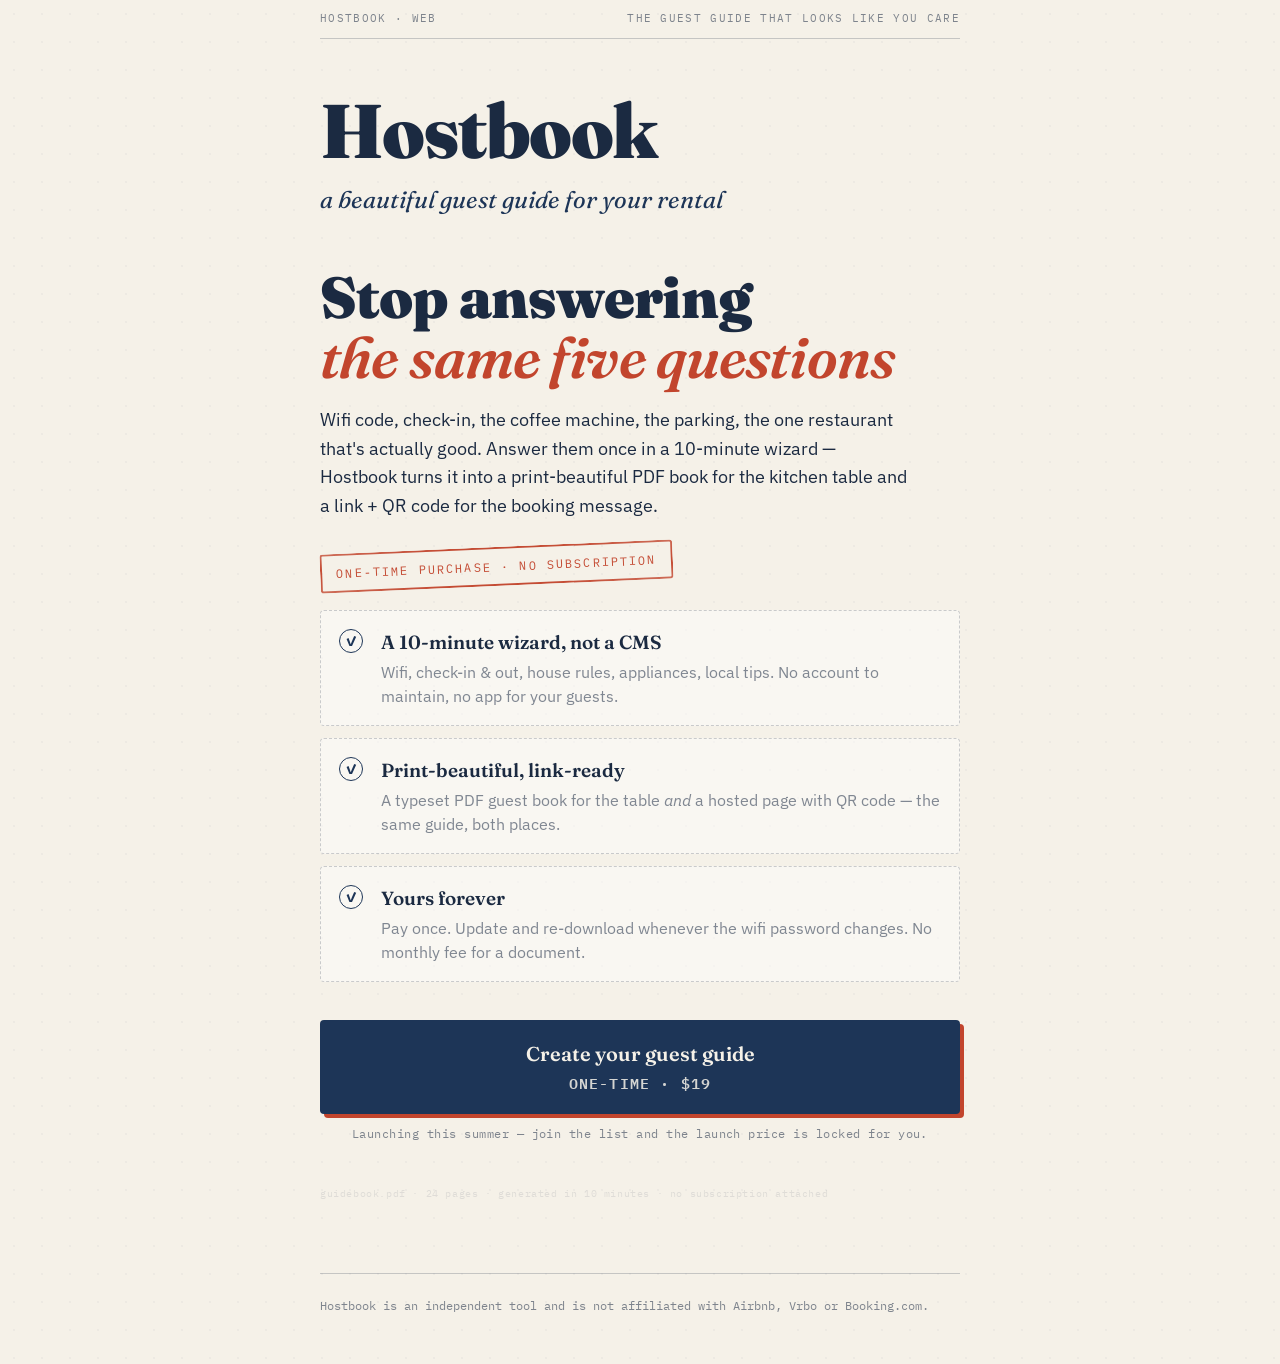
<file: t/guide/a/index.html>
<!DOCTYPE html>
<html lang="en">
<head>
<meta charset="utf-8">
<meta name="viewport" content="width=device-width, initial-scale=1">
<title>Hostbook — a beautiful guest guide for your rental</title>
<meta name="robots" content="noindex">
<link rel="preconnect" href="https://fonts.googleapis.com">
<link rel="preconnect" href="https://fonts.gstatic.com" crossorigin>
<link href="https://fonts.googleapis.com/css2?family=Fraunces:ital,wght@0,400;0,600;0,900;1,400;1,600&family=IBM+Plex+Mono:wght@400;500&family=IBM+Plex+Sans:wght@400;600&display=swap" rel="stylesheet">
<link rel="stylesheet" href="../../../styles.css">
<!-- Cloudflare Web Analytics (cookieless) — paste the real token before sharing the link:
<script defer src="https://static.cloudflareinsights.com/beacon.min.js" data-cf-beacon='{"token": "CF_TOKEN_HER"}'></script>
-->
</head>
<body>
<div class="shell">

  <div class="filehead">
    <span>HOSTBOOK · WEB</span>
    <span class="right">THE GUEST GUIDE THAT LOOKS LIKE YOU CARE</span>
  </div>

  <header class="masthead reveal">
    <div class="brand">Hostbook</div>
    <p class="tagline">a beautiful guest guide for your rental</p>
  </header>

  <section class="hero reveal d1">
    <h1>Stop answering<br><em>the same five questions</em></h1>
    <p class="sub">Wifi code, check-in, the coffee machine, the parking, the one restaurant that's
    actually good. Answer them once in a 10-minute wizard — Hostbook turns it into a print-beautiful
    PDF book for the kitchen table and a link + QR code for the booking message.</p>
    <span class="stamp">One-time purchase · no subscription</span>
  </section>

  <section class="reveal d2">
    <div class="checks">
      <div class="check"><span class="tick">✓</span><div>
        <h3>A 10-minute wizard, not a CMS</h3>
        <p>Wifi, check-in &amp; out, house rules, appliances, local tips. No account to maintain, no app for your guests.</p>
      </div></div>
      <div class="check"><span class="tick">✓</span><div>
        <h3>Print-beautiful, link-ready</h3>
        <p>A typeset PDF guest book for the table <em>and</em> a hosted page with QR code — the same guide, both places.</p>
      </div></div>
      <div class="check"><span class="tick">✓</span><div>
        <h3>Yours forever</h3>
        <p>Pay once. Update and re-download whenever the wifi password changes. No monthly fee for a document.</p>
      </div></div>
    </div>

    <!-- THE measured event (test F1-A2): click on this button = pay-click.
         TALLY: create the form and replace REPLACE. Hidden field "price" is pre-filled. -->
    <a class="cta" href="https://tally.so/r/REPLACE?price=19" id="paycta">Create your guest guide
      <span class="price">ONE-TIME · $19</span></a>
    <p class="cta-note">Launching this summer — join the list and the launch price is locked for you.</p>
  </section>

  <div class="hashline" aria-hidden="true">guidebook.pdf · 24 pages · generated in 10 minutes · no subscription attached</div>

  <footer class="colophon">
    <span>Hostbook is an independent tool and is not affiliated with Airbnb, Vrbo or Booking.com.</span>
  </footer>

</div>
</body>
</html>
</file>
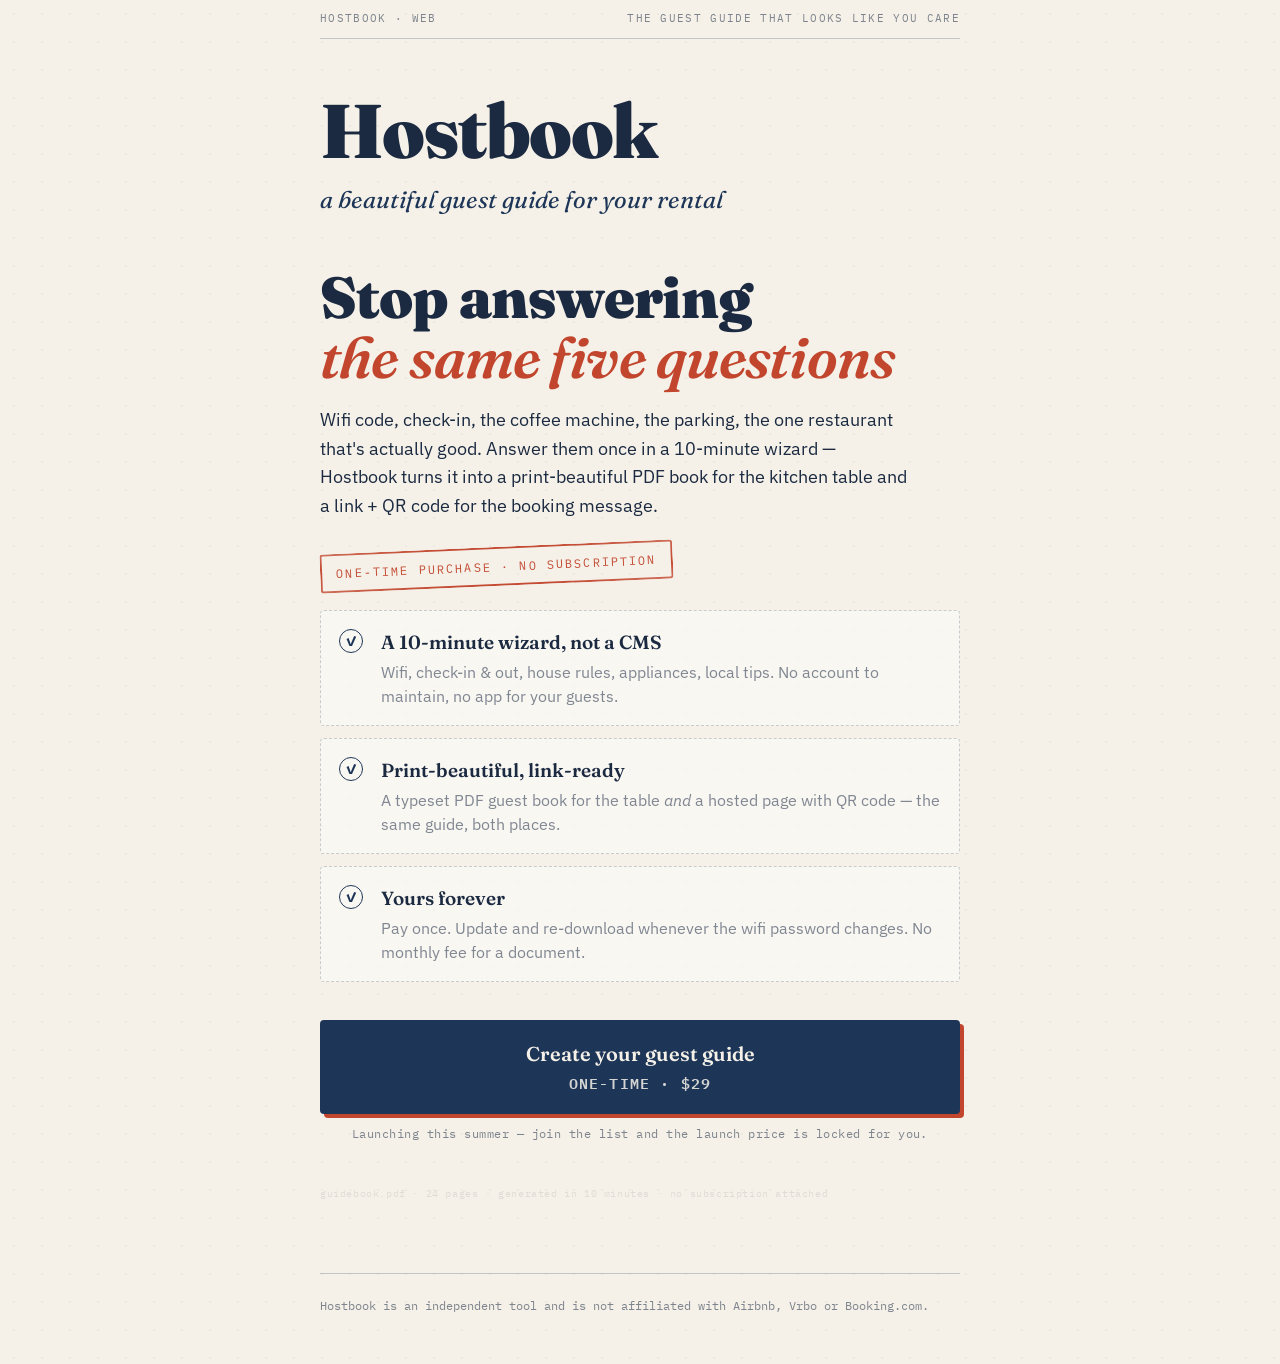
<file: t/guide/b/index.html>
<!DOCTYPE html>
<html lang="en">
<head>
<meta charset="utf-8">
<meta name="viewport" content="width=device-width, initial-scale=1">
<title>Hostbook — a beautiful guest guide for your rental</title>
<meta name="robots" content="noindex">
<link rel="preconnect" href="https://fonts.googleapis.com">
<link rel="preconnect" href="https://fonts.gstatic.com" crossorigin>
<link href="https://fonts.googleapis.com/css2?family=Fraunces:ital,wght@0,400;0,600;0,900;1,400;1,600&family=IBM+Plex+Mono:wght@400;500&family=IBM+Plex+Sans:wght@400;600&display=swap" rel="stylesheet">
<link rel="stylesheet" href="../../../styles.css">
<!-- Cloudflare Web Analytics (cookieless) — paste the real token before sharing the link:
<script defer src="https://static.cloudflareinsights.com/beacon.min.js" data-cf-beacon='{"token": "CF_TOKEN_HER"}'></script>
-->
</head>
<body>
<div class="shell">

  <div class="filehead">
    <span>HOSTBOOK · WEB</span>
    <span class="right">THE GUEST GUIDE THAT LOOKS LIKE YOU CARE</span>
  </div>

  <header class="masthead reveal">
    <div class="brand">Hostbook</div>
    <p class="tagline">a beautiful guest guide for your rental</p>
  </header>

  <section class="hero reveal d1">
    <h1>Stop answering<br><em>the same five questions</em></h1>
    <p class="sub">Wifi code, check-in, the coffee machine, the parking, the one restaurant that's
    actually good. Answer them once in a 10-minute wizard — Hostbook turns it into a print-beautiful
    PDF book for the kitchen table and a link + QR code for the booking message.</p>
    <span class="stamp">One-time purchase · no subscription</span>
  </section>

  <section class="reveal d2">
    <div class="checks">
      <div class="check"><span class="tick">✓</span><div>
        <h3>A 10-minute wizard, not a CMS</h3>
        <p>Wifi, check-in &amp; out, house rules, appliances, local tips. No account to maintain, no app for your guests.</p>
      </div></div>
      <div class="check"><span class="tick">✓</span><div>
        <h3>Print-beautiful, link-ready</h3>
        <p>A typeset PDF guest book for the table <em>and</em> a hosted page with QR code — the same guide, both places.</p>
      </div></div>
      <div class="check"><span class="tick">✓</span><div>
        <h3>Yours forever</h3>
        <p>Pay once. Update and re-download whenever the wifi password changes. No monthly fee for a document.</p>
      </div></div>
    </div>

    <!-- THE measured event (test F1-A2): click on this button = pay-click.
         TALLY: create the form and replace REPLACE. Hidden field "price" is pre-filled. -->
    <a class="cta" href="https://tally.so/r/REPLACE?price=29" id="paycta">Create your guest guide
      <span class="price">ONE-TIME · $29</span></a>
    <p class="cta-note">Launching this summer — join the list and the launch price is locked for you.</p>
  </section>

  <div class="hashline" aria-hidden="true">guidebook.pdf · 24 pages · generated in 10 minutes · no subscription attached</div>

  <footer class="colophon">
    <span>Hostbook is an independent tool and is not affiliated with Airbnb, Vrbo or Booking.com.</span>
  </footer>

</div>
</body>
</html>
</file>
<file: styles.css>
/* ————————————————————————————————————————————————
   Indflyt studio site — "dokument" aesthetic
   Paper ground, ink blue, stamp red, hairline rules.
   No build step. Mobile-first.
   ———————————————————————————————————————————————— */

:root {
  --paper: #f5f1e8;
  --paper-deep: #ece5d3;
  --ink: #1b2a41;
  --blue: #1d3557;
  --stamp: #c2452d;
  --hairline: rgba(27, 42, 65, 0.22);
  --faint: rgba(27, 42, 65, 0.55);
  --ghost: rgba(27, 42, 65, 0.10);
  --serif: "Fraunces", "Georgia", serif;
  --sans: "IBM Plex Sans", "Helvetica Neue", sans-serif;
  --mono: "IBM Plex Mono", "Courier New", monospace;
}

* { margin: 0; padding: 0; box-sizing: border-box; }

html { -webkit-text-size-adjust: 100%; }

body {
  background: var(--paper);
  color: var(--ink);
  font-family: var(--sans);
  font-size: 17px;
  line-height: 1.6;
  /* faint paper grain */
  background-image: radial-gradient(rgba(27, 42, 65, 0.035) 1px, transparent 1px);
  background-size: 28px 28px;
}

::selection { background: var(--blue); color: var(--paper); }

.shell { max-width: 680px; margin: 0 auto; padding: 0 20px; }

/* —— top strip: the positioning line, set like a file header —— */
.filehead {
  border-bottom: 1px solid var(--hairline);
  padding: 10px 0;
  font-family: var(--mono);
  font-size: 11px;
  letter-spacing: 0.12em;
  text-transform: uppercase;
  color: var(--faint);
  display: flex;
  justify-content: space-between;
  gap: 12px;
  white-space: nowrap;
  overflow: hidden;
}
.filehead .right { text-overflow: ellipsis; overflow: hidden; }

/* —— masthead —— */
.masthead { padding: 56px 0 8px; }
.masthead .brand {
  font-family: var(--serif);
  font-weight: 900;
  font-size: clamp(44px, 11vw, 76px);
  line-height: 0.95;
  letter-spacing: -0.02em;
}
.masthead .brand a { color: inherit; text-decoration: none; }
.masthead .tagline {
  margin-top: 14px;
  font-size: clamp(18px, 4.6vw, 24px);
  font-family: var(--serif);
  font-weight: 400;
  font-style: italic;
  color: var(--blue);
}

/* —— hero claim —— */
.hero { padding: 40px 0 12px; }
.hero h1 {
  font-family: var(--serif);
  font-weight: 900;
  font-size: clamp(34px, 8.4vw, 58px);
  line-height: 1.04;
  letter-spacing: -0.015em;
}
.hero h1 em {
  font-style: italic;
  font-weight: 600;
  color: var(--stamp);
}
.hero .sub {
  margin-top: 18px;
  font-size: 18px;
  max-width: 54ch;
  color: var(--ink);
}

/* —— the stamp —— */
.stamp {
  display: inline-block;
  margin: 26px 0 4px;
  padding: 8px 14px;
  border: 2px solid var(--stamp);
  border-radius: 3px;
  color: var(--stamp);
  font-family: var(--mono);
  font-size: 12px;
  letter-spacing: 0.18em;
  text-transform: uppercase;
  transform: rotate(-2.5deg);
  -webkit-mask-image: radial-gradient(rgba(0,0,0,0.96) 70%, rgba(0,0,0,0.75));
          mask-image: radial-gradient(rgba(0,0,0,0.96) 70%, rgba(0,0,0,0.75));
}

/* —— hash divider: evidence as ornament —— */
.hashline {
  margin: 44px 0;
  font-family: var(--mono);
  font-size: 10px;
  letter-spacing: 0.06em;
  color: var(--ghost);
  word-break: break-all;
  user-select: none;
  line-height: 1.4;
}

/* —— checklist cards —— */
.checks { display: grid; gap: 12px; padding: 8px 0; }
.check {
  border: 1px dashed var(--hairline);
  border-radius: 4px;
  background: rgba(255, 255, 255, 0.45);
  padding: 16px 18px;
  display: grid;
  grid-template-columns: 30px 1fr;
  gap: 12px;
  align-items: start;
}
.check .tick {
  width: 24px; height: 24px;
  border: 1.5px solid var(--blue);
  border-radius: 50%;
  display: grid; place-items: center;
  color: var(--blue);
  font-size: 14px;
  font-weight: 700;
  margin-top: 2px;
}
.check h3 { font-family: var(--serif); font-weight: 600; font-size: 19px; }
.check p { font-size: 15.5px; color: var(--faint); margin-top: 2px; }

/* —— section heading, report style —— */
.secthead {
  margin: 52px 0 18px;
  padding-bottom: 8px;
  border-bottom: 2px solid var(--ink);
  display: flex;
  justify-content: space-between;
  align-items: baseline;
  gap: 12px;
}
.secthead h2 { font-family: var(--serif); font-weight: 900; font-size: 26px; }
.secthead .no {
  font-family: var(--mono);
  font-size: 11px;
  letter-spacing: 0.14em;
  color: var(--faint);
}

/* —— CTA button: a receipt of intent —— */
.cta {
  display: block;
  width: 100%;
  margin: 30px 0 10px;
  padding: 18px 22px;
  background: var(--blue);
  color: var(--paper);
  border: none;
  border-radius: 4px;
  font-family: var(--serif);
  font-weight: 600;
  font-size: 20px;
  text-align: center;
  text-decoration: none;
  cursor: pointer;
  box-shadow: 4px 4px 0 var(--stamp);
  transition: transform 0.12s ease, box-shadow 0.12s ease;
}
.cta:active { transform: translate(3px, 3px); box-shadow: 1px 1px 0 var(--stamp); }
.cta .price { font-family: var(--mono); font-size: 15px; opacity: 0.85; display: block; margin-top: 2px; letter-spacing: 0.08em; }

.cta-note {
  font-family: var(--mono);
  font-size: 12px;
  color: var(--faint);
  text-align: center;
  letter-spacing: 0.04em;
}

/* —— app cards on the studio index —— */
.appcard {
  border: 1px solid var(--hairline);
  border-radius: 4px;
  background: rgba(255, 255, 255, 0.5);
  padding: 22px;
  margin: 14px 0;
  display: block;
  color: inherit;
  text-decoration: none;
  transition: transform 0.12s ease;
}
.appcard:hover { transform: translateY(-2px); }
.appcard .kicker {
  font-family: var(--mono);
  font-size: 11px;
  letter-spacing: 0.16em;
  text-transform: uppercase;
  color: var(--stamp);
}
.appcard h3 { font-family: var(--serif); font-weight: 900; font-size: 28px; margin: 4px 0 6px; }
.appcard p { font-size: 15.5px; color: var(--faint); }
.appcard.dimmed { opacity: 0.62; }

/* —— phone mockup frame —— */
.phones {
  display: grid;
  grid-template-columns: repeat(3, 1fr);
  gap: 14px;
  margin: 36px 0 8px;
}
.phone {
  border: 1.5px solid var(--ink);
  border-radius: 18px;
  overflow: hidden;
  background: #fff;
  box-shadow: 6px 6px 0 var(--ghost);
}
.phone svg { display: block; width: 100%; height: auto; }
.phone-caption {
  font-family: var(--mono);
  font-size: 10.5px;
  letter-spacing: 0.08em;
  color: var(--faint);
  text-align: center;
  margin-top: 8px;
}
@media (max-width: 560px) {
  .phones { grid-template-columns: 1fr 1fr 1fr; gap: 8px; }
}

/* —— prose pages (privacy, support) —— */
.prose { padding: 8px 0 40px; }
.prose h2 { font-family: var(--serif); font-weight: 900; font-size: 24px; margin: 36px 0 10px; }
.prose p, .prose li { margin: 10px 0; max-width: 64ch; }
.prose ul { padding-left: 22px; }
.prose strong { color: var(--blue); }
.prose a { color: var(--blue); text-underline-offset: 3px; }

/* —— footer —— */
.colophon {
  margin-top: 72px;
  border-top: 1px solid var(--hairline);
  padding: 22px 0 48px;
  font-family: var(--mono);
  font-size: 12px;
  color: var(--faint);
  display: flex;
  flex-wrap: wrap;
  gap: 8px 22px;
}
.colophon a { color: inherit; text-underline-offset: 3px; }

/* —— page-load reveal —— */
@media (prefers-reduced-motion: no-preference) {
  .reveal { animation: rise 0.7s cubic-bezier(0.2, 0.7, 0.2, 1) both; }
  .reveal.d1 { animation-delay: 0.08s; }
  .reveal.d2 { animation-delay: 0.16s; }
  .reveal.d3 { animation-delay: 0.26s; }
  @keyframes rise {
    from { opacity: 0; transform: translateY(14px); }
    to { opacity: 1; transform: none; }
  }
}
</file>
